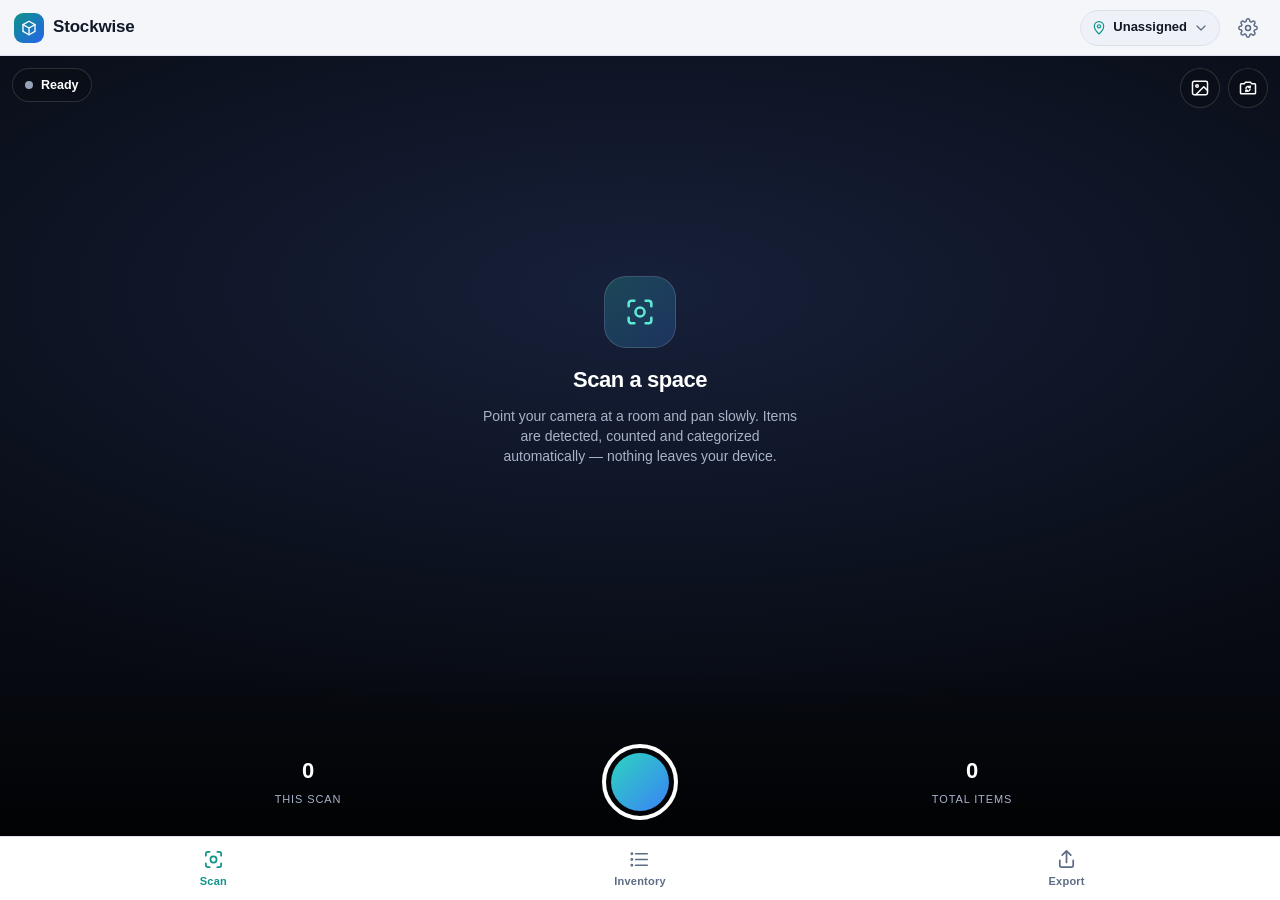
<file: inventory/index.html>
<!DOCTYPE html>
<html lang="en">
<head>
  <meta charset="UTF-8">
  <meta name="viewport" content="width=device-width, initial-scale=1, viewport-fit=cover">
  <meta name="theme-color" content="#0b0f17">
  <meta name="apple-mobile-web-app-capable" content="yes">
  <meta name="apple-mobile-web-app-status-bar-style" content="black-translucent">
  <meta name="apple-mobile-web-app-title" content="Stockwise">
  <meta name="description" content="Pan your phone camera around a room and get a categorized, exportable inventory. Runs entirely on your device.">
  <title>Stockwise — Camera Inventory</title>
  <link rel="manifest" href="manifest.webmanifest">
  <link rel="icon" href="icon.svg" type="image/svg+xml">
  <link rel="apple-touch-icon" href="icon.svg">
  <link rel="stylesheet" href="style.css">
</head>
<body>
  <svg width="0" height="0" style="position:absolute" aria-hidden="true">
    <defs>
      <symbol id="i-scan" viewBox="0 0 24 24"><path d="M4 8V6a2 2 0 0 1 2-2h2M16 4h2a2 2 0 0 1 2 2v2M20 16v2a2 2 0 0 1-2 2h-2M8 20H6a2 2 0 0 1-2-2v-2"/><circle cx="12" cy="12" r="3.2"/></symbol>
      <symbol id="i-list" viewBox="0 0 24 24"><path d="M8 6h12M8 12h12M8 18h12"/><circle cx="4" cy="6" r=".6"/><circle cx="4" cy="12" r=".6"/><circle cx="4" cy="18" r=".6"/></symbol>
      <symbol id="i-export" viewBox="0 0 24 24"><path d="M12 15V3M7.5 7.5 12 3l4.5 4.5M5 13v5a2 2 0 0 0 2 2h10a2 2 0 0 0 2-2v-5"/></symbol>
      <symbol id="i-gear" viewBox="0 0 24 24"><circle cx="12" cy="12" r="3"/><path d="M19.4 15a1.7 1.7 0 0 0 .3 1.8l.1.1a2 2 0 1 1-2.9 2.9l-.1-.1a1.7 1.7 0 0 0-2.8 1.2V21a2 2 0 1 1-4 0v-.1a1.7 1.7 0 0 0-2.8-1.2l-.1.1a2 2 0 1 1-2.9-2.9l.1-.1a1.7 1.7 0 0 0-1.2-2.8H3a2 2 0 1 1 0-4h.1a1.7 1.7 0 0 0 1.2-2.8l-.1-.1a2 2 0 1 1 2.9-2.9l.1.1a1.7 1.7 0 0 0 2.8-1.2V3a2 2 0 1 1 4 0v.1a1.7 1.7 0 0 0 2.8 1.2l.1-.1a2 2 0 1 1 2.9 2.9l-.1.1a1.7 1.7 0 0 0 1.2 2.8h.1a2 2 0 1 1 0 4h-.1a1.7 1.7 0 0 0-1.5 1z"/></symbol>
      <symbol id="i-flip" viewBox="0 0 24 24"><path d="M20 7h-3.5L15 5H9L7.5 7H4a1 1 0 0 0-1 1v10a1 1 0 0 0 1 1h16a1 1 0 0 0 1-1V8a1 1 0 0 0-1-1z"/><path d="M9.5 12.5a2.7 2.7 0 0 1 4.8-1.3M14.5 13.5a2.7 2.7 0 0 1-4.8 1.3M14.6 9.7v1.7h-1.7M9.4 16.3v-1.7h1.7"/></symbol>
      <symbol id="i-photo" viewBox="0 0 24 24"><rect x="3" y="4" width="18" height="16" rx="2"/><circle cx="8.5" cy="9.5" r="1.5"/><path d="m21 15-4.5-4.5L7 20"/></symbol>
      <symbol id="i-plus" viewBox="0 0 24 24"><path d="M12 5v14M5 12h14"/></symbol>
      <symbol id="i-minus" viewBox="0 0 24 24"><path d="M5 12h14"/></symbol>
      <symbol id="i-search" viewBox="0 0 24 24"><circle cx="11" cy="11" r="7"/><path d="m20 20-3.5-3.5"/></symbol>
      <symbol id="i-pin" viewBox="0 0 24 24"><path d="M12 21s7-6.1 7-11.5A7 7 0 0 0 5 9.500C5 14.9 12 21 12 21z"/><circle cx="12" cy="9.5" r="2.4"/></symbol>
      <symbol id="i-chev" viewBox="0 0 24 24"><path d="m6 9 6 6 6-6"/></symbol>
      <symbol id="i-csv" viewBox="0 0 24 24"><rect x="3" y="4" width="18" height="16" rx="2"/><path d="M3 10h18M3 15h18M9 4v16M15 4v16"/></symbol>
      <symbol id="i-doc" viewBox="0 0 24 24"><path d="M14 3H7a2 2 0 0 0-2 2v14a2 2 0 0 0 2 2h10a2 2 0 0 0 2-2V8z"/><path d="M14 3v5h5M9 13h6M9 17h6"/></symbol>
      <symbol id="i-code" viewBox="0 0 24 24"><path d="m8 8-4 4 4 4M16 8l4 4-4 4M13.500 5l-3 14"/></symbol>
      <symbol id="i-share" viewBox="0 0 24 24"><circle cx="6" cy="12" r="2.5"/><circle cx="18" cy="6" r="2.5"/><circle cx="18" cy="18" r="2.5"/><path d="m8.200 10.900 7.600-3.800M8.200 13.100l7.600 3.800"/></symbol>
      <symbol id="i-copy" viewBox="0 0 24 24"><rect x="8" y="8" width="12" height="12" rx="2"/><path d="M16 8V6a2 2 0 0 0-2-2H6a2 2 0 0 0-2 2v8a2 2 0 0 0 2 2h2"/></symbol>
      <symbol id="i-box" viewBox="0 0 24 24"><path d="m12 3 8 4.500v9L12 21l-8-4.500v-9z"/><path d="m4 7.500 8 4.500 8-4.500M12 12v9"/></symbol>
    </defs>
  </svg>

  <header class="topbar">
    <div class="brand">
      <span class="brand-mark"><svg class="ico"><use href="#i-box"/></svg></span>
      <span class="brand-name">Stockwise</span>
    </div>
    <button class="room-btn" id="roomBtn" aria-label="Change location">
      <svg class="ico"><use href="#i-pin"/></svg>
      <span id="roomLabel">Unassigned</span>
      <svg class="ico chev"><use href="#i-chev"/></svg>
    </button>
    <button class="icon-btn" id="settingsBtn" aria-label="Settings"><svg class="ico"><use href="#i-gear"/></svg></button>
  </header>

  <main>
    <!-- SCAN -->
    <section class="view active" id="view-scan" aria-label="Scan">
      <div class="stage" id="stage">
        <video id="video" playsinline muted autoplay></video>
        <canvas id="overlay"></canvas>
        <div class="reticle" aria-hidden="true"><i></i><i></i><i></i><i></i></div>

        <div class="stage-top">
          <div class="status" id="status"><span class="dot"></span><span id="statusText">Ready</span></div>
          <div class="stage-tools">
            <label class="glass-btn" aria-label="Scan a photo" title="Scan a photo">
              <svg class="ico"><use href="#i-photo"/></svg>
              <input type="file" id="photoInput" accept="image/*" hidden>
            </label>
            <button class="glass-btn" id="flipBtn" aria-label="Switch camera" title="Switch camera"><svg class="ico"><use href="#i-flip"/></svg></button>
          </div>
        </div>

        <div class="stage-empty" id="stageEmpty">
          <div class="empty-mark"><svg class="ico"><use href="#i-scan"/></svg></div>
          <h2>Scan a space</h2>
          <p>Point your camera at a room and pan slowly. Items are detected, counted and categorized automatically — nothing leaves your device.</p>
          <p class="err" id="camError" hidden></p>
        </div>

        <div class="stage-bottom">
          <div class="live" id="liveChips" aria-live="polite"></div>
          <div class="controls">
            <div class="stat"><b id="sessCount">0</b><span>this scan</span></div>
            <button class="shutter" id="scanBtn" aria-label="Start scanning"><span></span></button>
            <div class="stat"><b id="totalCount">0</b><span>total items</span></div>
          </div>
        </div>
      </div>
    </section>

    <!-- INVENTORY -->
    <section class="view" id="view-inventory" aria-label="Inventory">
      <div class="page">
        <div class="page-head">
          <div>
            <h1>Inventory</h1>
            <p class="sub" id="invSub">No items yet</p>
          </div>
          <button class="btn primary sm" id="addBtn"><svg class="ico"><use href="#i-plus"/></svg>Add item</button>
        </div>
        <div class="search">
          <svg class="ico"><use href="#i-search"/></svg>
          <input id="search" type="search" placeholder="Search items, categories, locations" autocomplete="off">
        </div>
        <div class="filters" id="filters"></div>
        <div id="invList"></div>
      </div>
    </section>

    <!-- EXPORT -->
    <section class="view" id="view-export" aria-label="Export">
      <div class="page">
        <div class="page-head"><div><h1>Export</h1><p class="sub">Summary and reports</p></div></div>
        <div class="kpis">
          <div class="kpi"><b id="kItems">0</b><span>Items</span></div>
          <div class="kpi"><b id="kTypes">0</b><span>Item types</span></div>
          <div class="kpi"><b id="kCats">0</b><span>Categories</span></div>
          <div class="kpi"><b id="kRooms">0</b><span>Locations</span></div>
        </div>
        <div class="card">
          <h3>By category</h3>
          <div id="breakdown" class="breakdown"></div>
        </div>
        <div class="card">
          <h3>Export inventory</h3>
          <div class="export-grid">
            <button class="export-btn" data-export="csv"><svg class="ico"><use href="#i-csv"/></svg><b>Spreadsheet</b><span>CSV for Excel / Sheets</span></button>
            <button class="export-btn" data-export="pdf"><svg class="ico"><use href="#i-doc"/></svg><b>PDF report</b><span>Print or save as PDF</span></button>
            <button class="export-btn" data-export="json"><svg class="ico"><use href="#i-code"/></svg><b>JSON</b><span>Full data backup</span></button>
            <button class="export-btn" data-export="share"><svg class="ico"><use href="#i-share"/></svg><b>Share</b><span>Send the spreadsheet</span></button>
          </div>
          <button class="btn ghost block" data-export="copy"><svg class="ico"><use href="#i-copy"/></svg>Copy summary as text</button>
        </div>
      </div>
    </section>
  </main>

  <nav class="tabbar" role="tablist">
    <button class="tab active" data-view="scan" role="tab"><svg class="ico"><use href="#i-scan"/></svg><span>Scan</span></button>
    <button class="tab" data-view="inventory" role="tab"><svg class="ico"><use href="#i-list"/></svg><span>Inventory</span><em class="badge" id="tabBadge" hidden>0</em></button>
    <button class="tab" data-view="export" role="tab"><svg class="ico"><use href="#i-export"/></svg><span>Export</span></button>
  </nav>

  <!-- Sheets -->
  <div class="scrim" id="scrim" hidden></div>

  <div class="sheet" id="itemSheet" hidden role="dialog" aria-modal="true" aria-labelledby="itemTitle">
    <div class="grab"></div>
    <h2 id="itemTitle">Edit item</h2>
    <form id="itemForm">
      <label>Name<input name="name" required maxlength="80" autocomplete="off"></label>
      <div class="row2">
        <label>Category<select name="category"></select></label>
        <label>Quantity<input name="qty" type="number" min="1" max="99999" inputmode="numeric" required></label>
      </div>
      <label>Location<input name="room" list="roomList" maxlength="40" autocomplete="off" placeholder="Unassigned"></label>
      <label>Notes<textarea name="notes" rows="2" maxlength="300" placeholder="Serial number, condition, value…"></textarea></label>
      <div class="sheet-actions">
        <button type="button" class="btn danger" id="itemDelete">Delete</button>
        <span class="spacer"></span>
        <button type="button" class="btn ghost" data-close>Cancel</button>
        <button type="submit" class="btn primary">Save</button>
      </div>
    </form>
  </div>

  <div class="sheet" id="roomSheet" hidden role="dialog" aria-modal="true" aria-labelledby="roomTitle">
    <div class="grab"></div>
    <h2 id="roomTitle">Location</h2>
    <p class="hint">New detections are filed under the selected location.</p>
    <div class="room-list" id="roomChoices"></div>
    <form id="roomForm" class="inline-form">
      <input name="room" placeholder="Add a location (e.g. Garage)" maxlength="40" autocomplete="off" required>
      <button class="btn primary" type="submit">Add</button>
    </form>
  </div>

  <div class="sheet" id="settingsSheet" hidden role="dialog" aria-modal="true" aria-labelledby="setTitle">
    <div class="grab"></div>
    <h2 id="setTitle">Settings</h2>
    <label class="setting">
      <span><b>Detection confidence</b><small>Higher = fewer false detections, may miss items</small></span>
      <output id="thrOut">55%</output>
      <input type="range" id="thr" min="30" max="90" step="5">
    </label>
    <label class="setting toggle">
      <span><b>Ignore people</b><small>Don't add people to the inventory</small></span>
      <input type="checkbox" id="ignorePeople">
    </label>
    <label class="setting toggle">
      <span><b>Ignore pets &amp; animals</b><small>Skip cats, dogs, birds, etc.</small></span>
      <input type="checkbox" id="ignoreAnimals">
    </label>
    <label class="setting toggle">
      <span><b>Higher accuracy model</b><small>Slower; larger one-time download</small></span>
      <input type="checkbox" id="hiAcc">
    </label>
    <div class="sheet-actions">
      <button class="btn danger" id="clearAll">Clear inventory</button>
      <span class="spacer"></span>
      <button class="btn primary" data-close>Done</button>
    </div>
    <p class="hint fine">Detection runs on your device. No video, images or inventory data are uploaded.</p>
  </div>

  <datalist id="roomList"></datalist>
  <div class="toast" id="toast" role="status" aria-live="polite"></div>
  <div id="printArea" aria-hidden="true"></div>

  <script src="app.js" defer></script>
</body>
</html>
</file>
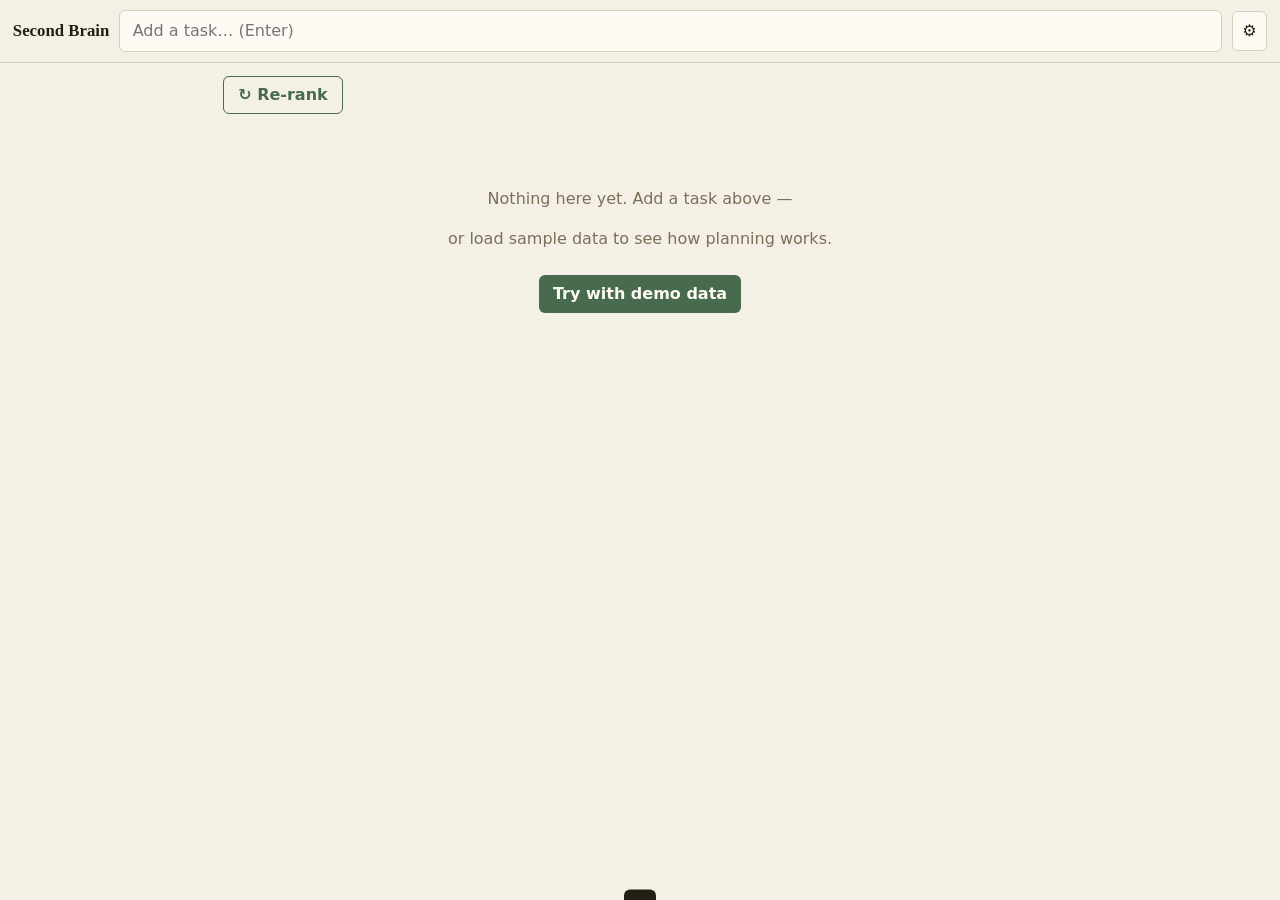
<file: secondbrain/index.html>
<!doctype html>
<html lang="en" data-theme="ledger" data-scheme="auto" data-mode="basic">
<head>
<meta charset="utf-8">
<meta name="viewport" content="width=device-width, initial-scale=1, viewport-fit=cover">
<title>Second Brain</title>
<meta name="description" content="What should I do right now? A self-improving daily life operating system.">
<meta name="theme-color" content="#f5f0e6">
<link rel="manifest" href="manifest.webmanifest">
<link rel="icon" href="icons/icon.svg" type="image/svg+xml">
<link rel="apple-touch-icon" href="icons/icon-192.png">
<link rel="stylesheet" href="css/themes.css">
<link rel="stylesheet" href="css/app.css">
<script type="module" src="js/app.js"></script>
</head>
<body>

<header>
  <div class="brand">Second Brain</div>
  <form id="capture" autocomplete="off">
    <input type="text" name="task" placeholder="Add a task… (Enter)" aria-label="Add a task" enterkeyhint="done">
  </form>
  <button id="gear" aria-label="Settings" title="Settings">⚙︎</button>
</header>

<main>
  <div id="cards"></div>
  <nav id="toolbar" aria-label="Planning and layout"></nav>
  <div id="view"></div>
</main>

<dialog id="settings" aria-label="Settings">
  <div class="settings-head">
    <h2>Settings</h2>
    <button id="settings-close" class="ghostbtn">Close</button>
  </div>

  <label for="set-mode">Mode</label>
  <select id="set-mode">
    <option value="basic">Basic — quick-add + today's list, nothing else</option>
    <option value="advanced">Advanced — integrations, layouts, analytics, retro</option>
  </select>

  <div class="switchrow">
    <input type="checkbox" id="set-demo">
    <label for="set-demo">Demo mode — sample vault + Jira data, mock intelligence, zero credentials</label>
  </div>

  <div data-adv>
    <h3>Appearance</h3>
    <label for="set-theme">Theme</label>
    <select id="set-theme">
      <option value="ledger">Ledger — paper day-book</option>
      <option value="terminal">Terminal — phosphor console</option>
      <option value="signal">Signal — Swiss poster</option>
      <option value="tide">Tide — coastal dusk</option>
      <option value="clay">Clay — terracotta workshop</option>
    </select>
    <label for="set-scheme">Light / dark</label>
    <select id="set-scheme">
      <option value="auto">Follow system</option>
      <option value="light">Light</option>
      <option value="dark">Dark</option>
    </select>
    <label for="set-layout">Layout</label>
    <select id="set-layout">
      <option value="focus">Focus — one task at a time</option>
      <option value="list">List — classic ranked list</option>
      <option value="board">Board — Now / Next / Later / Done</option>
      <option value="timeline">Timeline — your day as an agenda</option>
      <option value="dashboard">Dashboard — stats + top three</option>
    </select>

    <h3>Intelligence (Claude API)</h3>
    <label for="set-apikey">Claude API key</label>
    <input type="password" id="set-apikey" placeholder="sk-ant-…" autocomplete="off">
    <label for="set-model">Model</label>
    <select id="set-model">
      <option value="claude-opus-4-8">Claude Opus 4.8 — recommended default</option>
      <option value="claude-fable-5">Claude Fable 5 — maximum intelligence (needs 30-day data retention on your org)</option>
      <option value="claude-haiku-4-5">Claude Haiku 4.5 — economy</option>
    </select>
    <p class="hint">Your key is stored only in this browser's localStorage and sent only to api.anthropic.com. Without a key, ranking falls back to a built-in heuristic.</p>

    <h3>Obsidian vault (Google Drive)</h3>
    <label for="set-clientid">Google OAuth client ID</label>
    <input type="text" id="set-clientid" placeholder="xxxxx.apps.googleusercontent.com" autocomplete="off">
    <div class="row">
      <button id="btn-drive-connect" class="primary" type="button">Connect Drive</button>
      <button id="btn-vault-sync" class="ghostbtn" type="button">Sync vault now</button>
      <span class="hint">status: <span id="drive-status">not connected</span></span>
    </div>
    <p class="hint">Finds your <code>2026 Vault</code> folder anywhere in Google Drive and reads tasks from Daily/, Daily_Tasks.md, 📥 Jira Inbox.md, and 📥 Inbox.md; writes completions and new tasks back in Obsidian markdown. Uses the full Drive scope because it must read pre-existing vault files — the token stays in this tab and is refreshed silently on sync. Memory file: <code>Second Brain/memory.md</code> (<span id="mem-count">0</span> lessons, localStorage fallback when disconnected).</p>

    <h3>Jira Cloud</h3>
    <label for="set-jira-site">Site URL</label>
    <input type="url" id="set-jira-site" placeholder="https://yourteam.atlassian.net" autocomplete="off">
    <label for="set-jira-email">Email</label>
    <input type="text" id="set-jira-email" autocomplete="off">
    <label for="set-jira-token">API token</label>
    <input type="password" id="set-jira-token" autocomplete="off">
    <label for="set-jira-transport">Transport</label>
    <select id="set-jira-transport">
      <option value="demo">Demo — sample issues, no credentials</option>
      <option value="proxy">Proxy — tiny Cloudflare Worker (recommended, see README)</option>
      <option value="direct">Direct — honest warning: Jira Cloud blocks browser CORS for API tokens, this usually fails</option>
    </select>
    <label for="set-jira-proxy">Proxy URL (for proxy transport)</label>
    <input type="url" id="set-jira-proxy" placeholder="https://your-worker.workers.dev" autocomplete="off">
    <div class="row">
      <button id="btn-jira-sync" class="primary" type="button">Sync Jira now</button>
    </div>
    <p class="hint">Credentials live only in this browser's localStorage. The proxy forwards your requests to your Jira site and holds no secrets of its own.</p>

    <h3>Self-improvement</h3>
    <div class="row">
      <button id="btn-retro-now" class="ghostbtn" type="button">Run weekly retrospective now</button>
    </div>
    <p class="hint">The app logs estimated vs. actual time on every completion, feeds your patterns into planning, keeps a memory file of lessons, and proposes improvements to its own weights once a week.</p>
  </div>

  <h3>Data</h3>
  <div class="row danger-zone">
    <button id="btn-reset" class="ghostbtn" type="button">Erase all local data</button>
  </div>
</dialog>

<div id="toast" role="status" aria-live="polite"></div>

<noscript>Second Brain needs JavaScript — it runs entirely in your browser.</noscript>
</body>
</html>
</file>
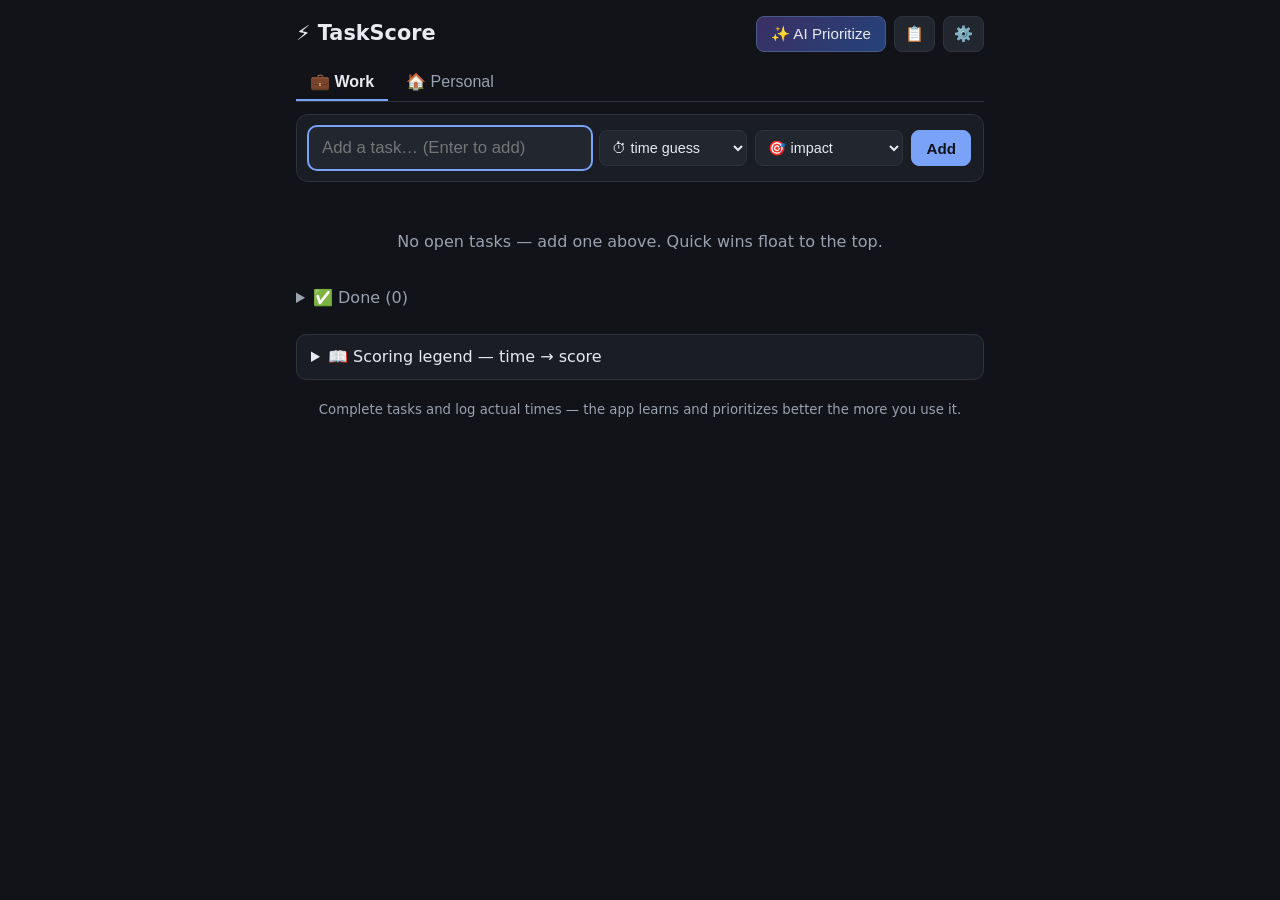
<file: tasks/index.html>
<!DOCTYPE html>
<html lang="en">
<head>
  <meta charset="UTF-8">
  <meta name="viewport" content="width=device-width, initial-scale=1">
  <meta name="theme-color" content="#111318">
  <title>TaskScore — Bang for the Buck Task List</title>
  <link rel="manifest" href="manifest.json">
  <link rel="icon" href="data:image/svg+xml,<svg xmlns=%22http://www.w3.org/2000/svg%22 viewBox=%220 0 100 100%22><text y=%22.9em%22 font-size=%2290%22>⚡</text></svg>">
  <link rel="stylesheet" href="style.css">
</head>
<body>
  <header class="app-header">
    <div class="header-row">
      <h1>⚡ TaskScore</h1>
      <div class="header-actions">
        <button id="ai-btn" class="btn btn-ai" title="Use AI to prioritize your list">✨ AI Prioritize</button>
        <button id="export-btn" class="btn btn-icon" title="Copy list as Markdown (Obsidian-friendly)" aria-label="Export as Markdown">📋</button>
        <button id="settings-btn" class="btn btn-icon" title="Settings" aria-label="Settings">⚙️</button>
      </div>
    </div>
    <nav class="tabs" role="tablist">
      <button class="tab" data-section="work" role="tab">💼 Work</button>
      <button class="tab" data-section="personal" role="tab">🏠 Personal</button>
    </nav>
  </header>

  <main>
    <form id="quick-add" autocomplete="off">
      <input id="new-title" type="text" placeholder="Add a task… (Enter to add)" required maxlength="300">
      <div class="quick-add-extras">
        <select id="new-score" title="Optional: your guess at how long this will take">
          <option value="">⏱ time guess</option>
        </select>
        <select id="new-impact" title="Optional: how much impact will completing this have?">
          <option value="">🎯 impact</option>
          <option value="1">🎯 1 · minor</option>
          <option value="2">🎯 2</option>
          <option value="3">🎯 3 · moderate</option>
          <option value="4">🎯 4</option>
          <option value="5">🎯 5 · huge</option>
        </select>
        <button type="submit" class="btn btn-primary">Add</button>
      </div>
    </form>

    <div id="stale-notice" class="notice" hidden>
      List changed since the last AI prioritization — order shown uses the built-in formula.
      <button id="stale-rerun" class="link-btn">Re-run AI</button>
    </div>

    <ul id="task-list" class="task-list"></ul>
    <p id="empty-msg" class="empty-msg" hidden>No open tasks — add one above. Quick wins float to the top.</p>

    <details id="done-section" class="done-section">
      <summary>✅ Done (<span id="done-count">0</span>)</summary>
      <ul id="done-list" class="task-list done-list"></ul>
    </details>

    <details class="legend">
      <summary>📖 Scoring legend — time → score</summary>
      <table>
        <thead><tr><th>Time</th><th>Score</th></tr></thead>
        <tbody id="legend-body"></tbody>
      </table>
      <p class="legend-note">Priority = impact ÷ time score. High-impact quick tasks rise to the top — the most bang for the buck.</p>
    </details>

    <footer id="stats" class="stats"></footer>
  </main>

  <dialog id="settings-dialog">
    <form method="dialog" class="settings-form">
      <h2>Settings</h2>
      <p id="settings-hint" class="settings-hint" hidden>
        ✨ AI features (smart prioritization, follow-up questions, automation suggestions) need a Claude API key.
        The app works fully without one using the built-in formula.
      </p>
      <label>
        Claude API key
        <input id="api-key" type="password" placeholder="sk-ant-…" autocomplete="off">
        <small>Stored only in this browser (localStorage). Never sent anywhere except api.anthropic.com. Get one at console.anthropic.com.</small>
      </label>
      <label>
        AI model
        <select id="model-select">
          <option value="claude-opus-4-8">Claude Opus 4.8 — best quality (default)</option>
          <option value="claude-sonnet-5">Claude Sonnet 5 — balanced</option>
          <option value="claude-haiku-4-5">Claude Haiku 4.5 — cheapest</option>
        </select>
      </label>
      <div class="settings-actions">
        <button value="save" class="btn btn-primary">Save</button>
        <button value="cancel" class="btn">Cancel</button>
      </div>
      <hr>
      <button type="button" id="clear-data" class="btn btn-danger">Clear all app data…</button>
    </form>
  </dialog>

  <div id="toast" class="toast" hidden></div>

  <script src="app.js"></script>
</body>
</html>
</file>
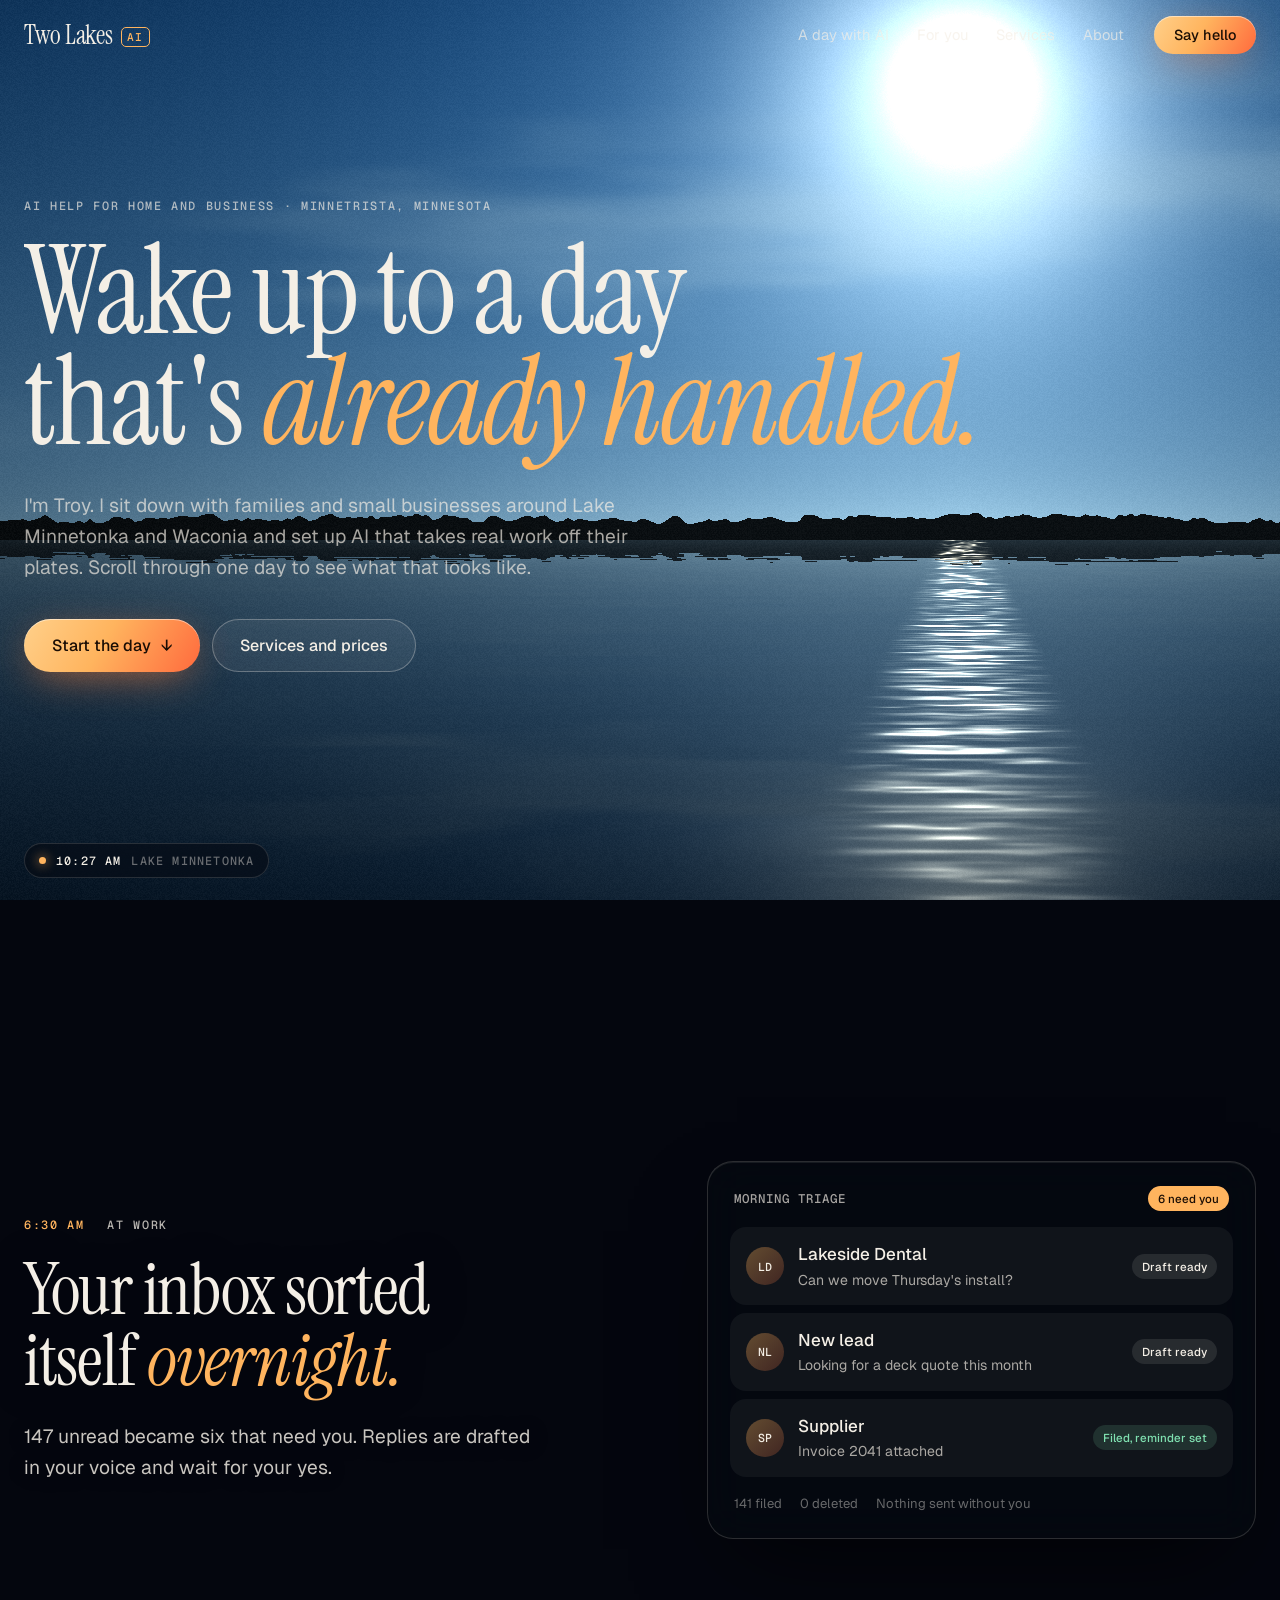
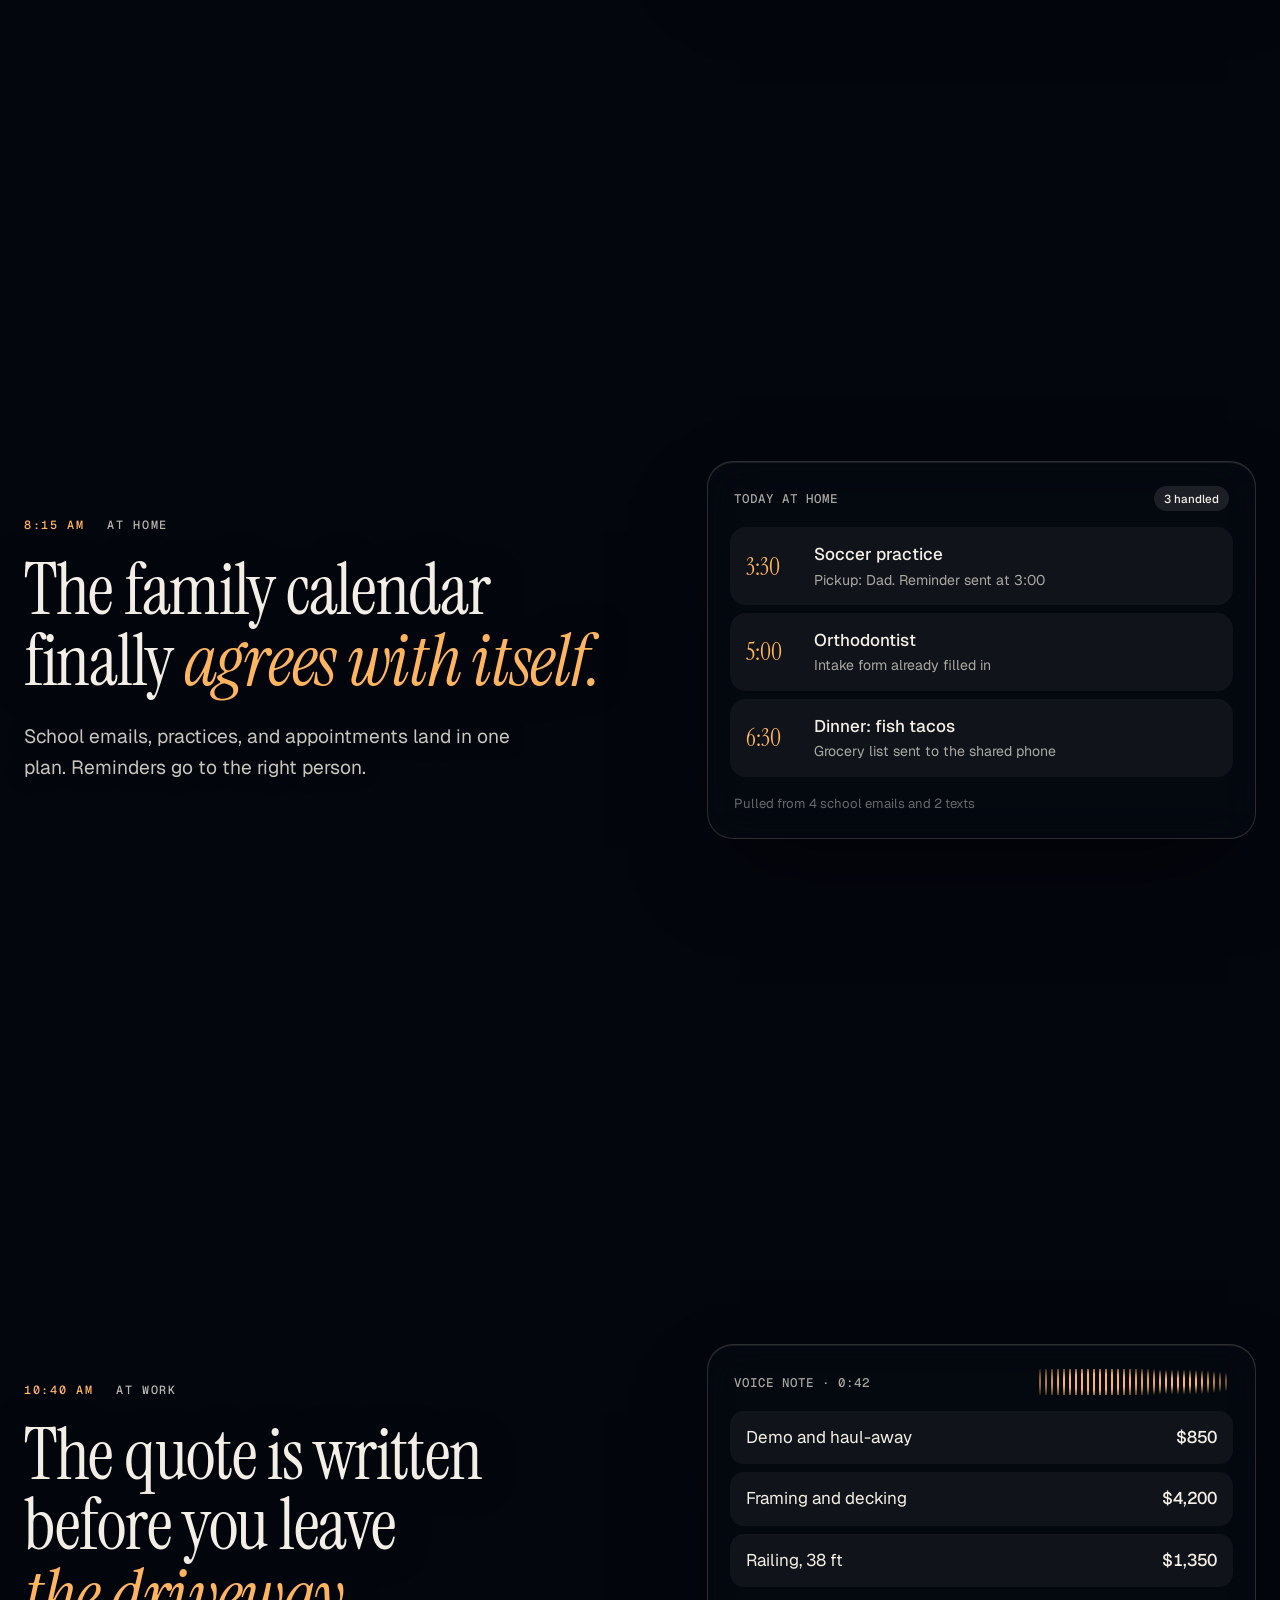
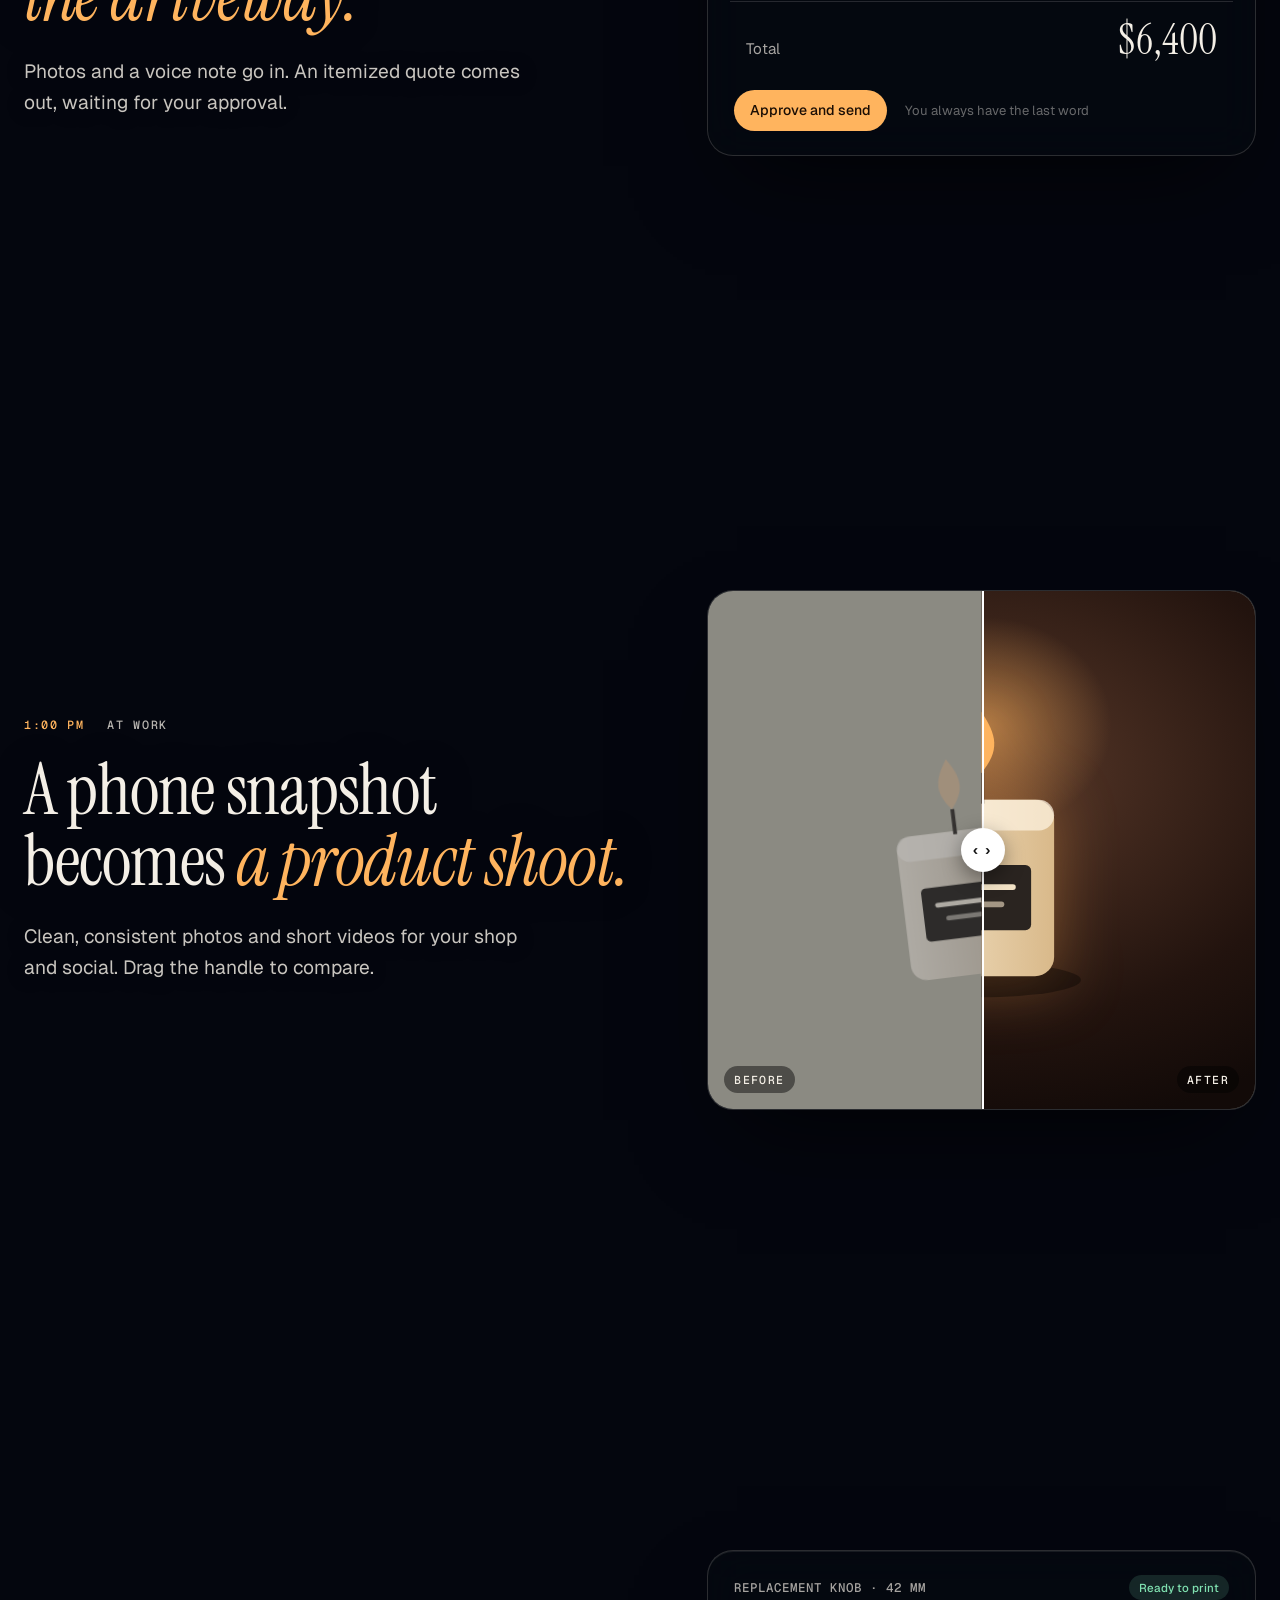
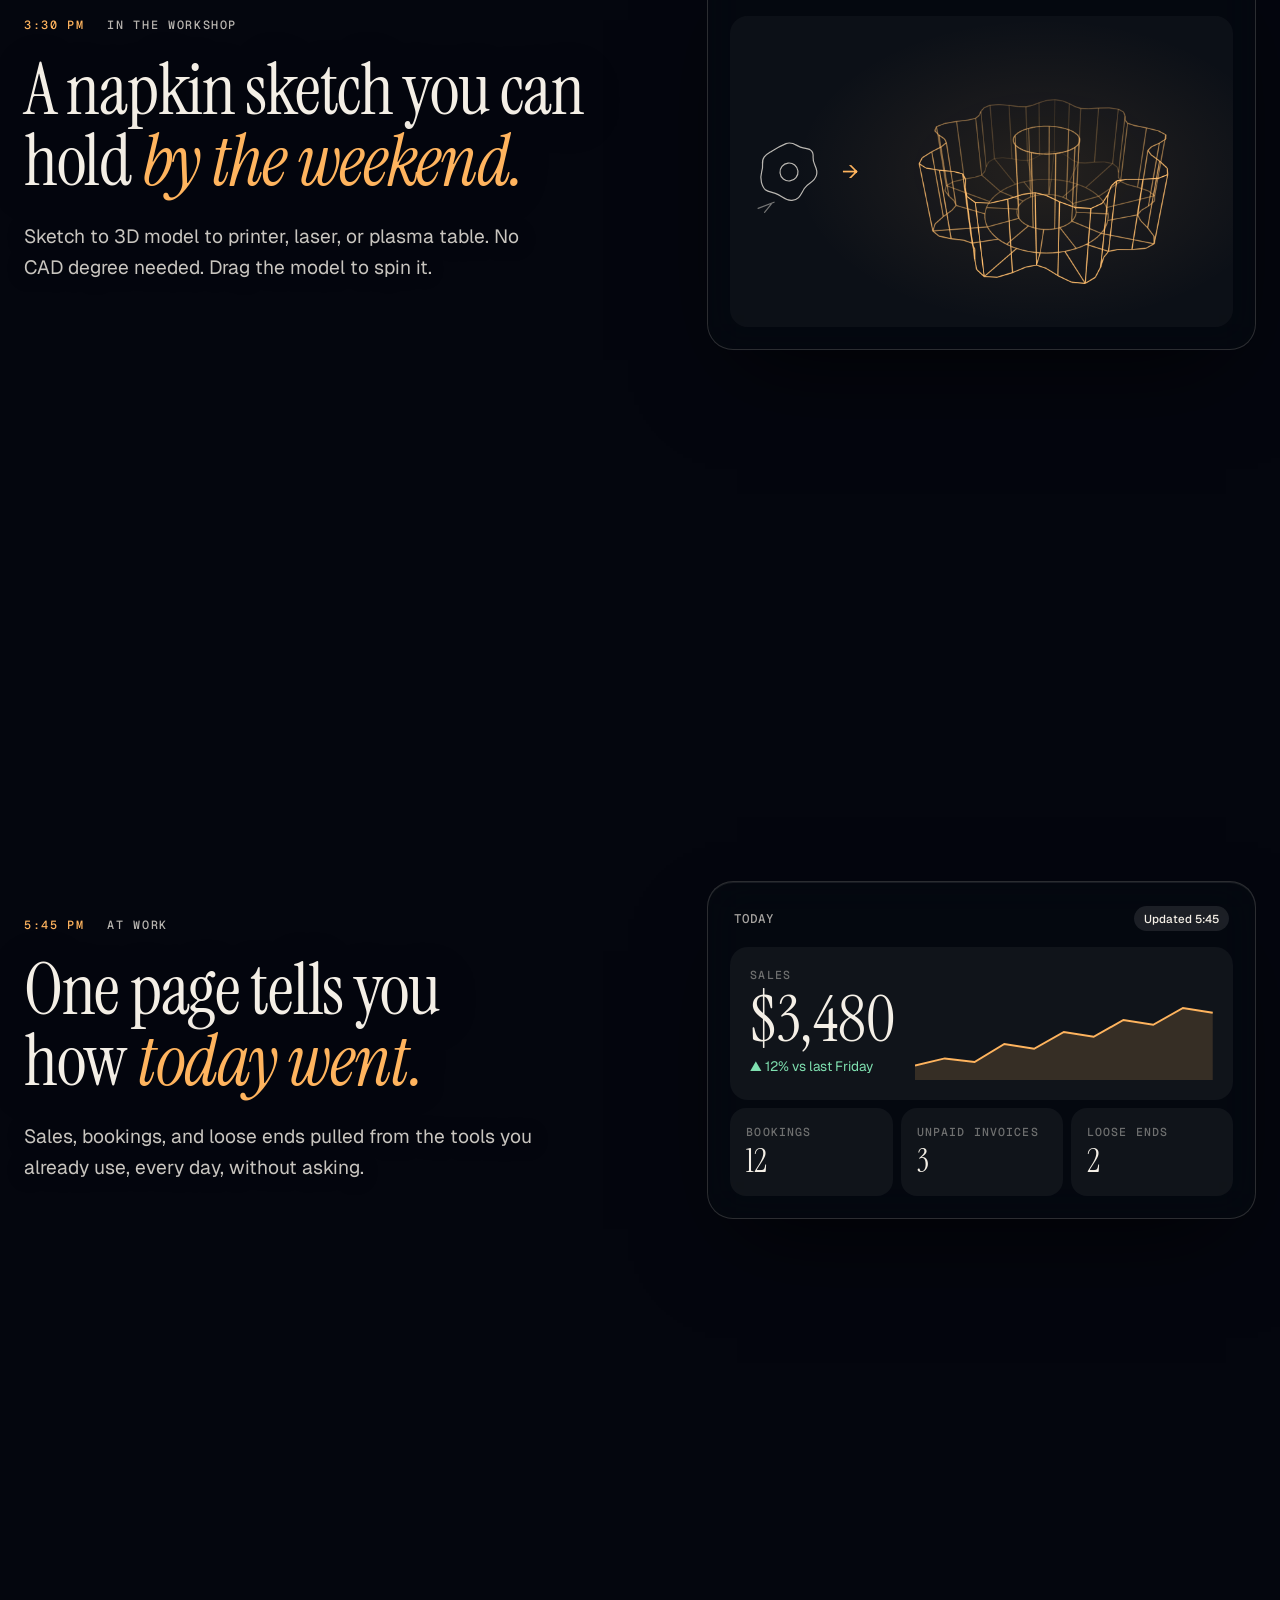
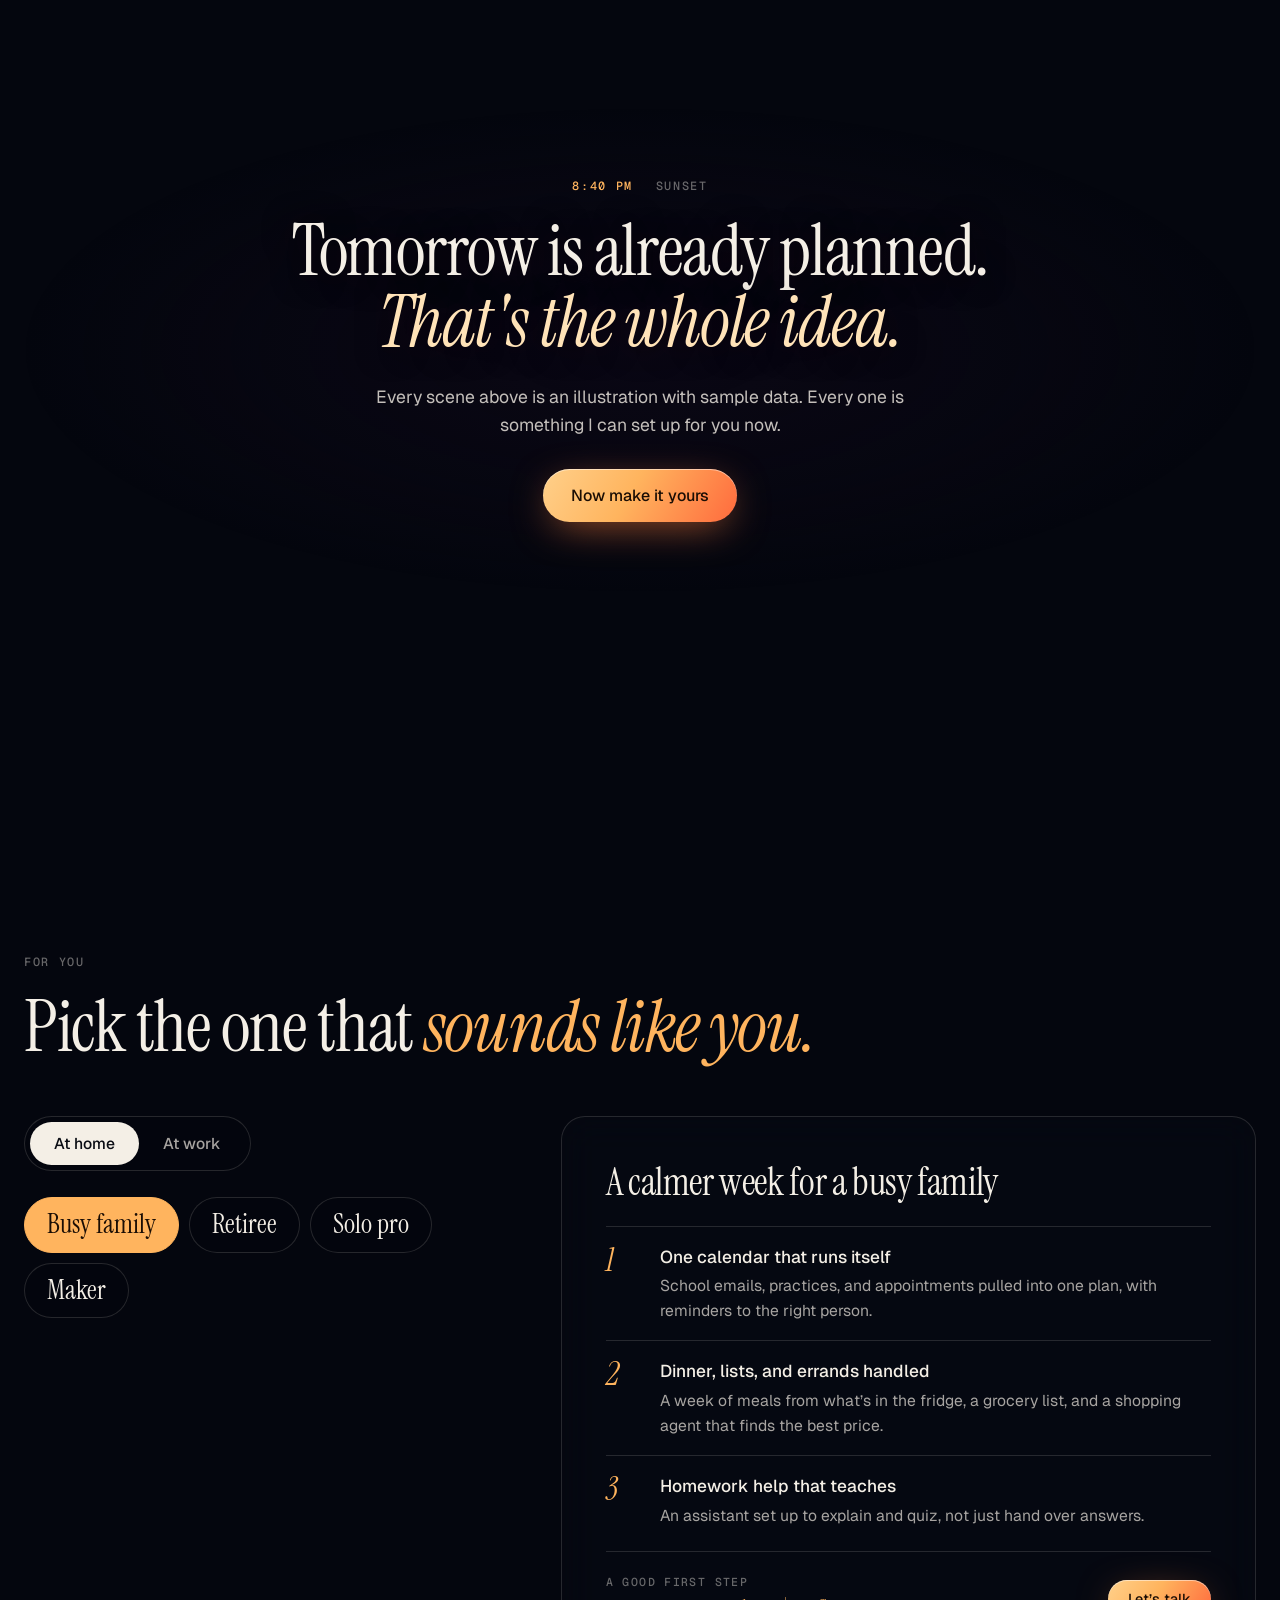
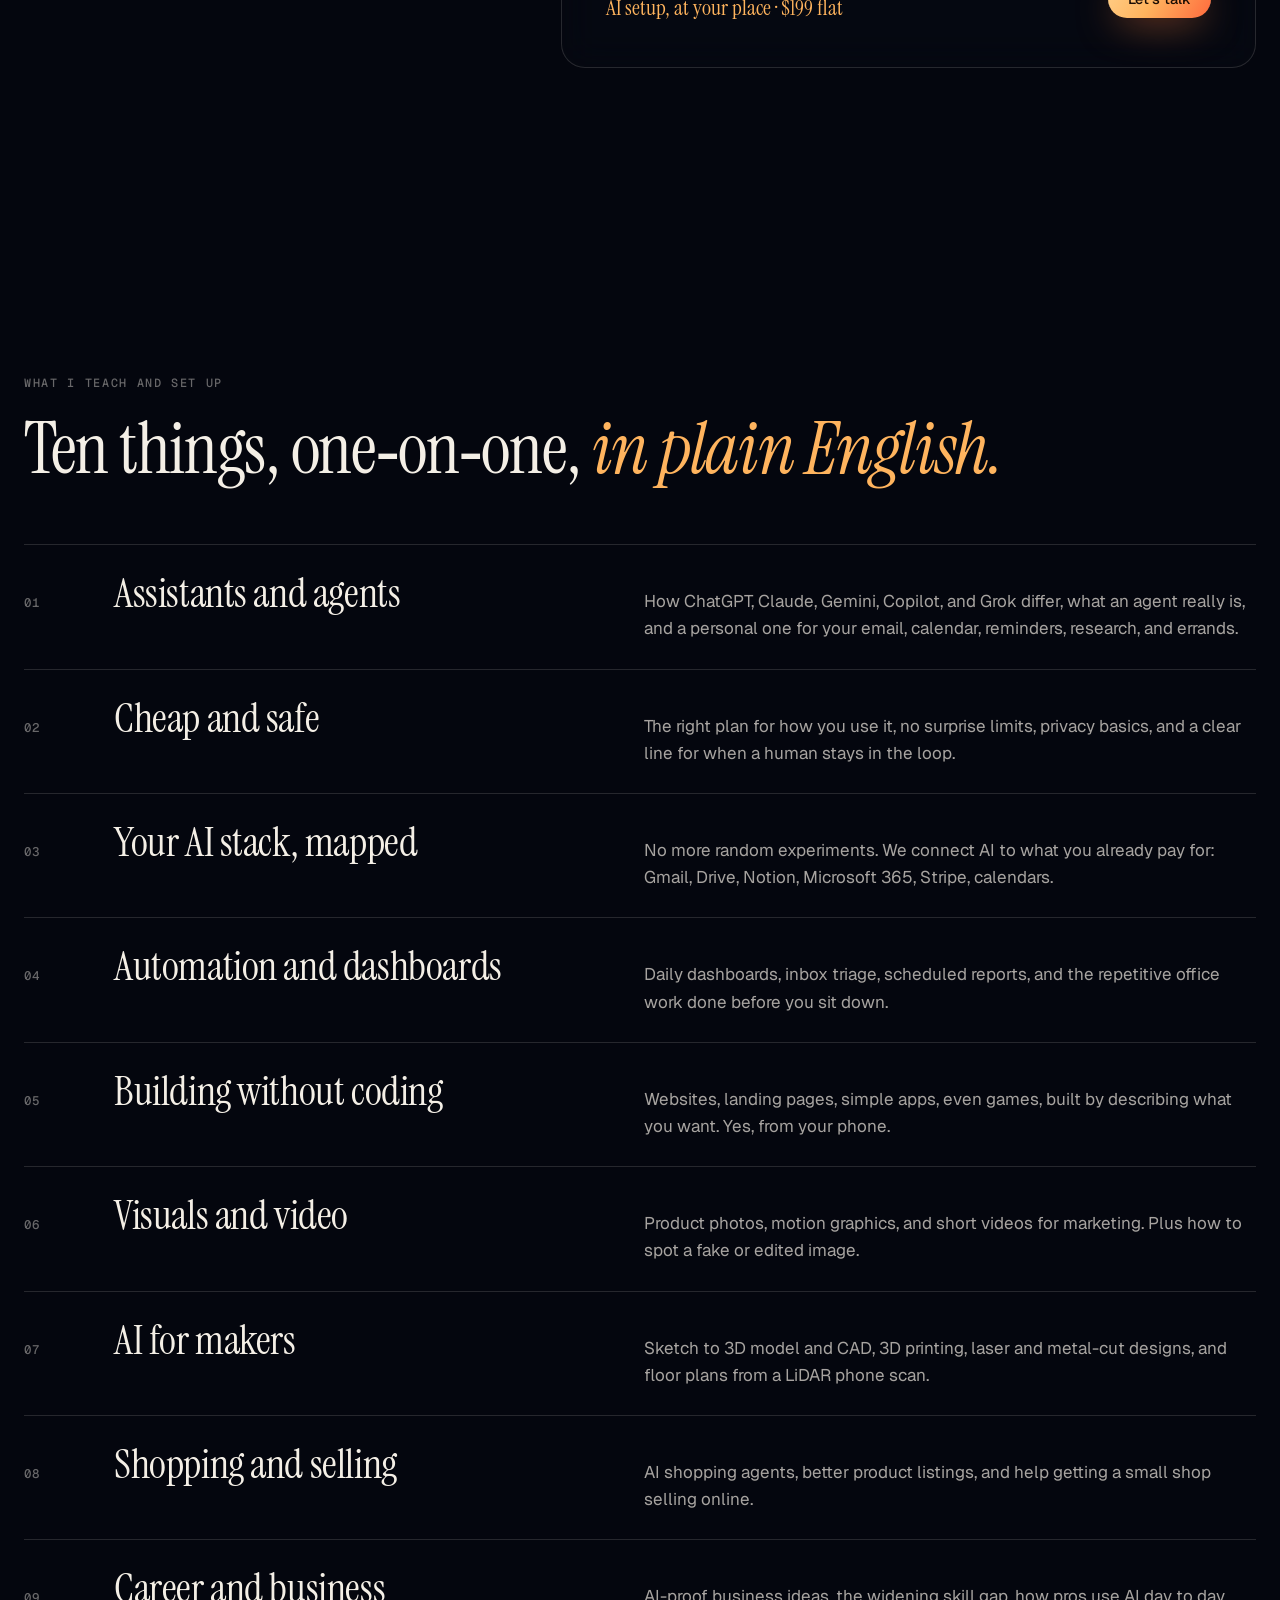
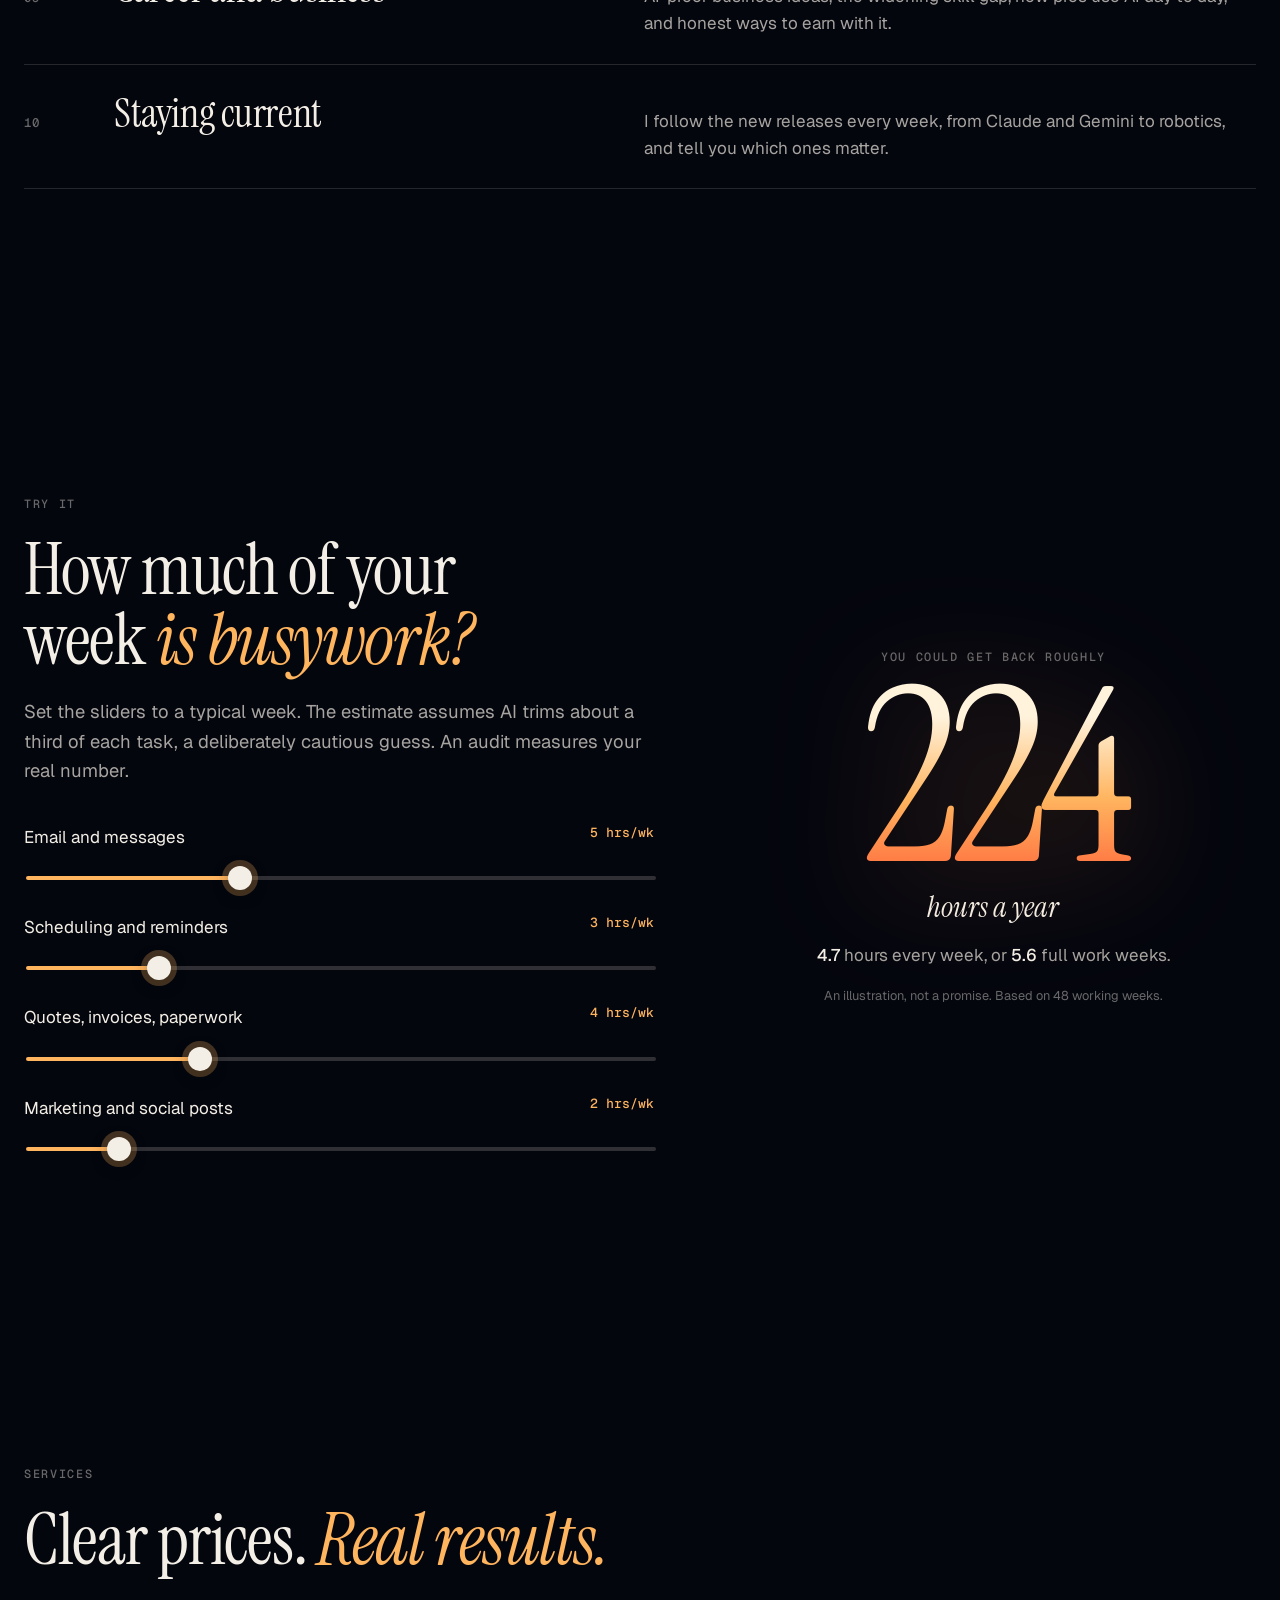
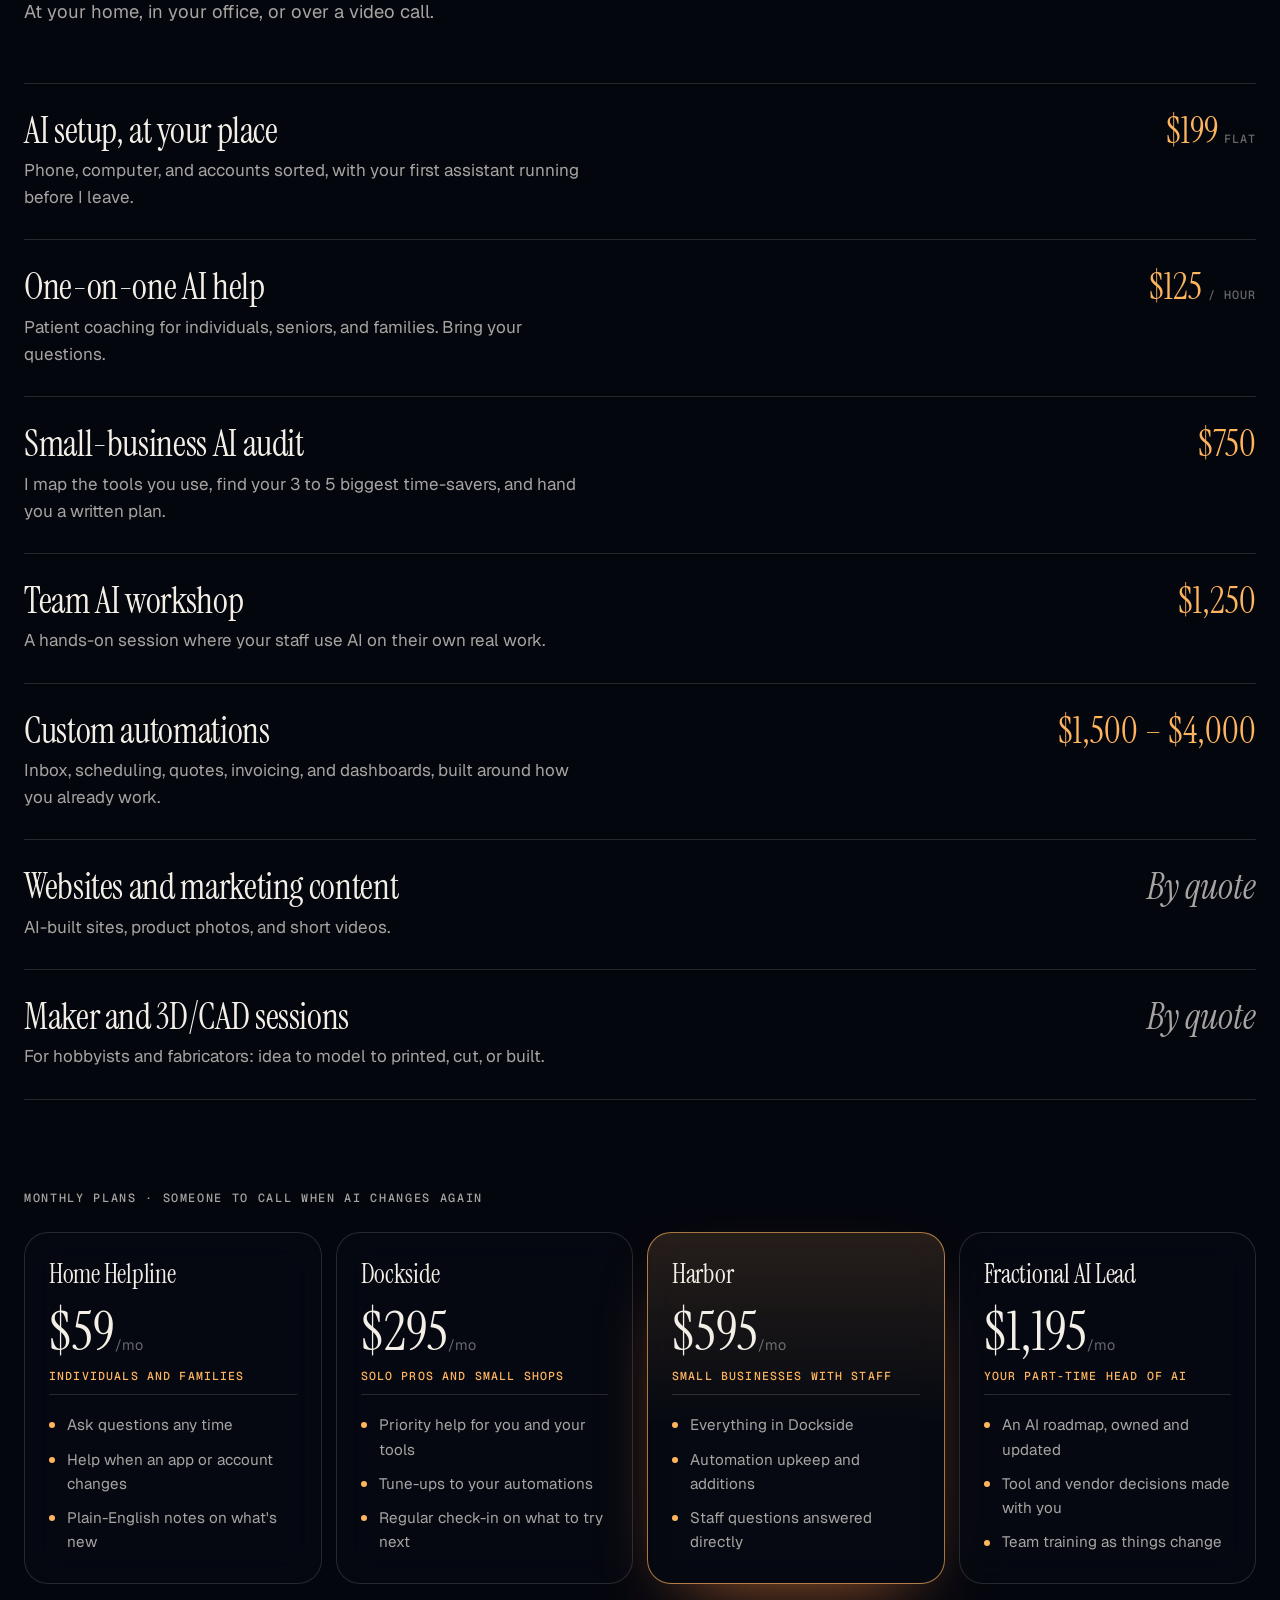
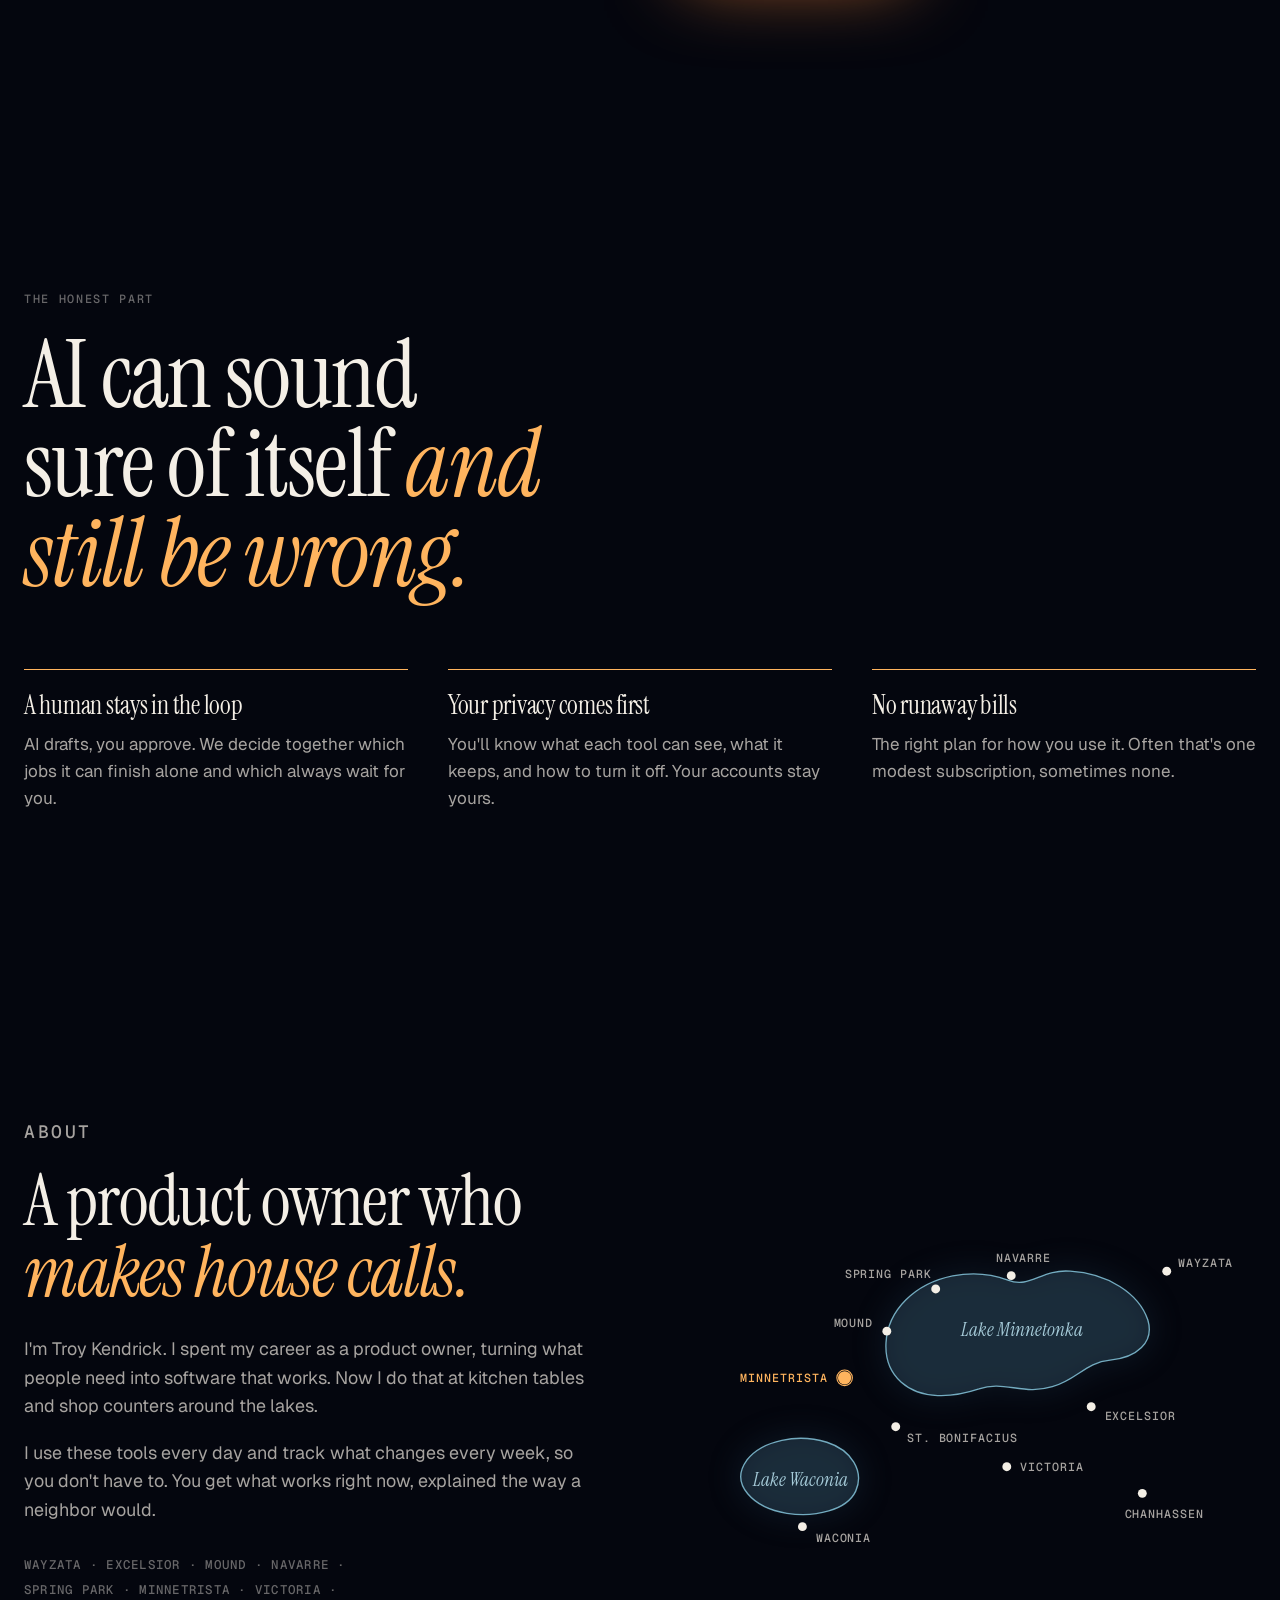
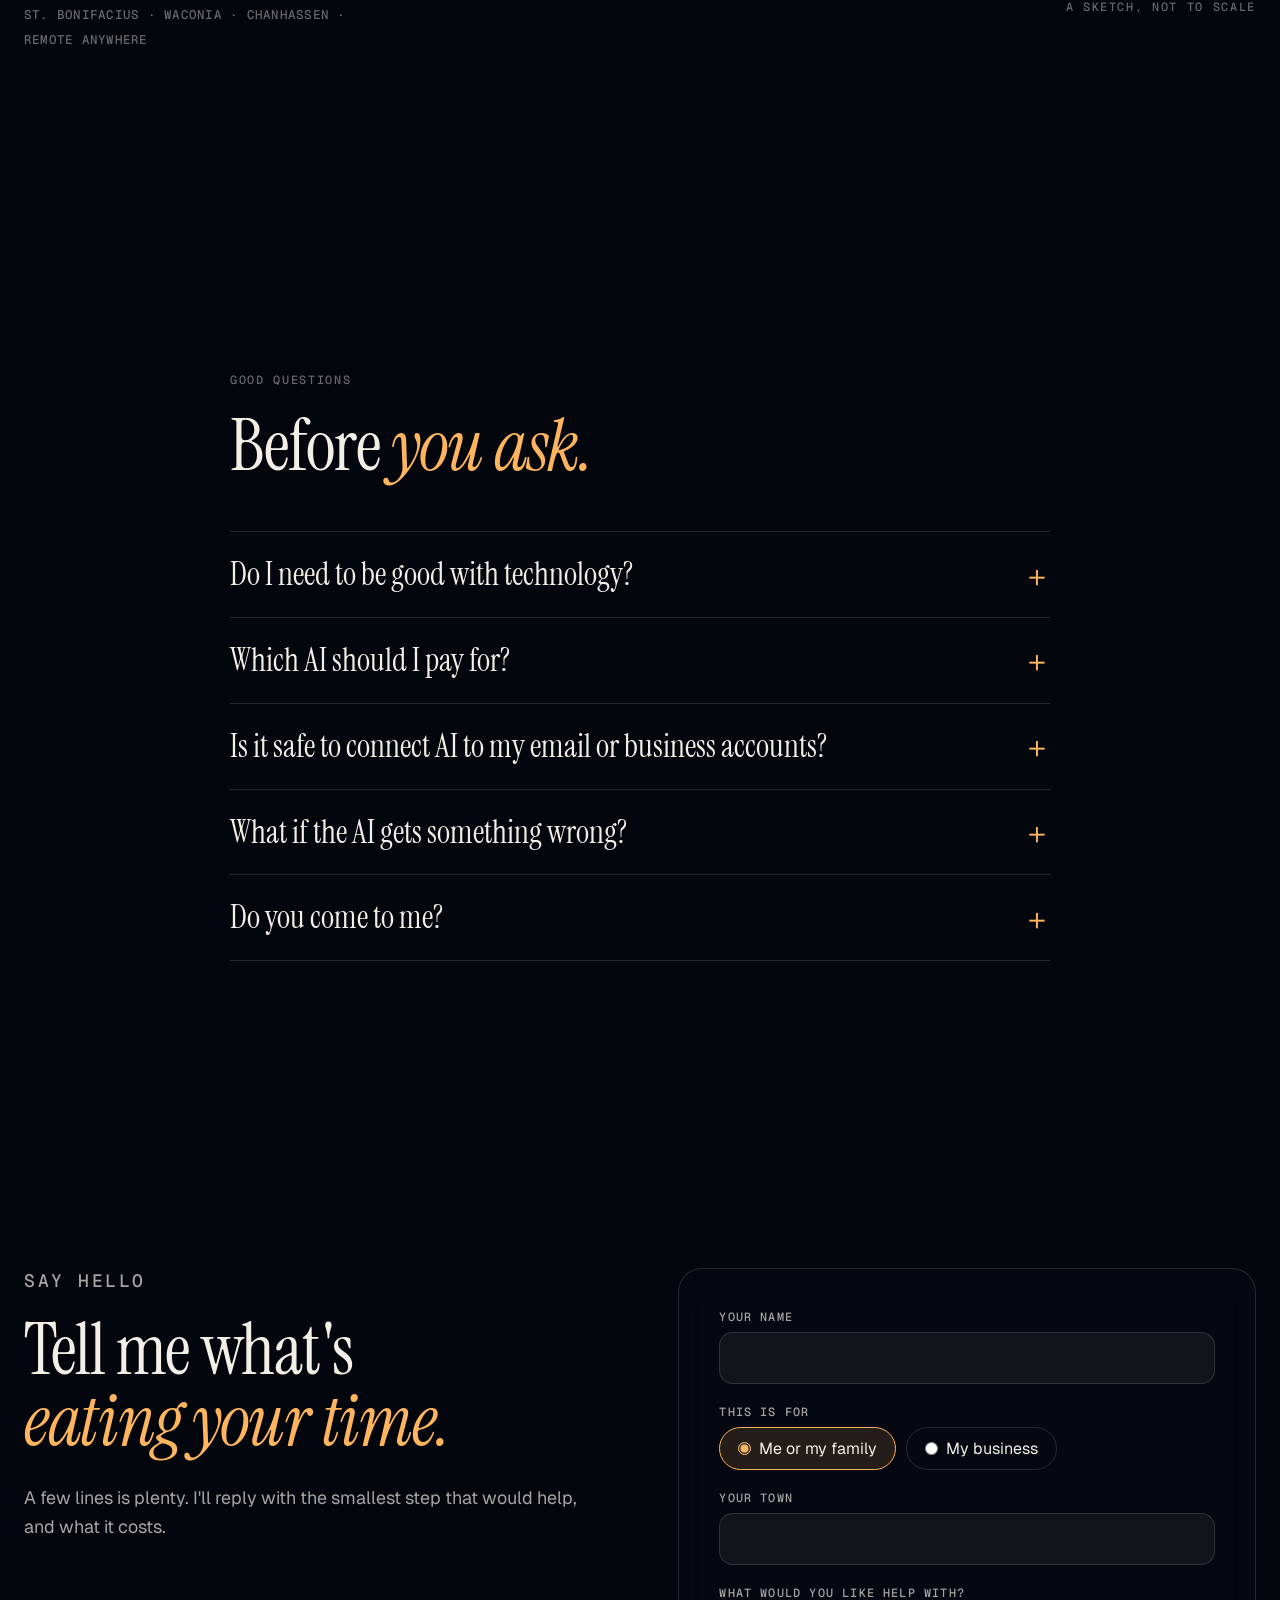
<file: twolakes/index.html>
<!doctype html>
<html lang="en">
<head>
<meta charset="utf-8">
<meta name="viewport" content="width=device-width, initial-scale=1">
<title>Two Lakes AI · A day with AI, on the lake</title>
<meta name="description" content="Hands-on AI help for families and small businesses around Lake Minnetonka and Waconia. Scroll through a day and see what's possible.">
<meta name="theme-color" content="#04060e">
<meta property="og:title" content="Two Lakes AI">
<meta property="og:description" content="Wake up to a day that's already handled. Friendly AI help, in person and remote.">
<meta property="og:type" content="website">
<link rel="icon" href="favicon.svg" type="image/svg+xml">
<link rel="preconnect" href="https://fonts.googleapis.com">
<link rel="preconnect" href="https://fonts.gstatic.com" crossorigin>
<link href="https://fonts.googleapis.com/css2?family=Geist:wght@300;400;500;600&family=Geist+Mono:wght@400;500&family=Instrument+Serif:ital@0;1&display=swap" rel="stylesheet">
<link rel="stylesheet" href="style.css">
</head>
<body>
<canvas id="scene" aria-hidden="true"></canvas>
<a class="skip" href="#day">Skip to content</a>

<header class="nav" id="nav">
  <a class="brand" href="#top" aria-label="Two Lakes AI, home"><span>Two Lakes</span><i>AI</i></a>
  <nav aria-label="Main">
    <a href="#day">A day with AI</a>
    <a href="#yours">For you</a>
    <a href="#services">Services</a>
    <a href="#about">About</a>
  </nav>
  <a class="btn btn-s" href="#contact">Say hello</a>
</header>

<div class="clock" aria-hidden="true"><span class="dot"></span><span id="clock">5:30 AM</span><span class="where">Lake Minnetonka</span></div>

<main id="top">

<section class="hero" data-hour="5.5" data-dim="0" data-scrim=".5">
  <div class="wrap">
    <p class="mono rise" style="--d:0">AI help for home and business · Minnetrista, Minnesota</p>
    <h1>
      <span class="line"><span style="--d:1">Wake up to a day</span></span>
      <span class="line"><span style="--d:2">that's <em>already handled.</em></span></span>
    </h1>
    <p class="lede rise" style="--d:4">I'm Troy. I sit down with families and small businesses around Lake Minnetonka and Waconia and set up AI that takes real work off their plates. Scroll through one day to see what that looks like.</p>
    <div class="cta rise" style="--d:5">
      <a class="btn" href="#day">Start the day <span aria-hidden="true">↓</span></a>
      <a class="btn btn-ghost" href="#services">Services and prices</a>
    </div>
  </div>
</section>

<!-- THE DAY -->
<div id="day">

<section class="moment" data-hour="6.5" data-dim=".1" data-scrim=".7">
  <div class="wrap grid">
    <div class="say" data-reveal>
      <p class="mono"><b>6:30 AM</b> At work</p>
      <h2>Your inbox sorted itself <em>overnight.</em></h2>
      <p>147 unread became six that need you. Replies are drafted in your voice and wait for your yes.</p>
    </div>
    <div class="mock" data-reveal>
      <div class="mock-top"><span>Morning triage</span><span class="pill amber">6 need you</span></div>
      <ul class="rows">
        <li><i class="av">LD</i><div><b>Lakeside Dental</b><span>Can we move Thursday's install?</span></div><span class="pill">Draft ready</span></li>
        <li><i class="av">NL</i><div><b>New lead</b><span>Looking for a deck quote this month</span></div><span class="pill">Draft ready</span></li>
        <li><i class="av">SP</i><div><b>Supplier</b><span>Invoice 2041 attached</span></div><span class="pill ok">Filed, reminder set</span></li>
      </ul>
      <div class="mock-foot"><span>141 filed</span><span>0 deleted</span><span>Nothing sent without you</span></div>
    </div>
  </div>
</section>

<section class="moment" data-hour="8.25" data-dim=".12" data-scrim=".8">
  <div class="wrap grid">
    <div class="say" data-reveal>
      <p class="mono"><b>8:15 AM</b> At home</p>
      <h2>The family calendar finally <em>agrees with itself.</em></h2>
      <p>School emails, practices, and appointments land in one plan. Reminders go to the right person.</p>
    </div>
    <div class="mock" data-reveal>
      <div class="mock-top"><span>Today at home</span><span class="pill">3 handled</span></div>
      <ul class="rows cal">
        <li><time>3:30</time><div><b>Soccer practice</b><span>Pickup: Dad. Reminder sent at 3:00</span></div></li>
        <li><time>5:00</time><div><b>Orthodontist</b><span>Intake form already filled in</span></div></li>
        <li><time>6:30</time><div><b>Dinner: fish tacos</b><span>Grocery list sent to the shared phone</span></div></li>
      </ul>
      <div class="mock-foot"><span>Pulled from 4 school emails and 2 texts</span></div>
    </div>
  </div>
</section>

<section class="moment" data-hour="10.7" data-dim=".14" data-scrim=".85">
  <div class="wrap grid">
    <div class="say" data-reveal>
      <p class="mono"><b>10:40 AM</b> At work</p>
      <h2>The quote is written before you leave <em>the driveway.</em></h2>
      <p>Photos and a voice note go in. An itemized quote comes out, waiting for your approval.</p>
    </div>
    <div class="mock" data-reveal>
      <div class="mock-top"><span>Voice note · 0:42</span><span class="wave" aria-hidden="true"></span></div>
      <ul class="quote">
        <li><span>Demo and haul-away</span><b>$850</b></li>
        <li><span>Framing and decking</span><b>$4,200</b></li>
        <li><span>Railing, 38 ft</span><b>$1,350</b></li>
        <li class="total"><span>Total</span><b>$6,400</b></li>
      </ul>
      <div class="mock-foot"><span class="fake-btn">Approve and send</span><span>You always have the last word</span></div>
    </div>
  </div>
</section>

<section class="moment" data-hour="13" data-dim=".14" data-scrim=".85">
  <div class="wrap grid">
    <div class="say" data-reveal>
      <p class="mono"><b>1:00 PM</b> At work</p>
      <h2>A phone snapshot becomes <em>a product shoot.</em></h2>
      <p>Clean, consistent photos and short videos for your shop and social. Drag the handle to compare.</p>
    </div>
    <div class="mock compare" data-reveal>
      <div class="shot before"><svg viewBox="0 0 200 200" aria-hidden="true"><use href="#candle"/></svg><span>Before</span></div>
      <div class="shot after" id="after"><svg viewBox="0 0 200 200" aria-hidden="true"><ellipse cx="100" cy="168" rx="52" ry="9" fill="rgba(0,0,0,.35)"/><use href="#candle"/></svg><span>After</span></div>
      <div class="handle" id="handle" aria-hidden="true"></div>
      <input type="range" min="0" max="100" value="50" id="cmp" aria-label="Compare before and after">
    </div>
  </div>
</section>

<section class="moment" data-hour="15.5" data-dim=".12" data-scrim=".8">
  <div class="wrap grid">
    <div class="say" data-reveal>
      <p class="mono"><b>3:30 PM</b> In the workshop</p>
      <h2>A napkin sketch you can hold <em>by the weekend.</em></h2>
      <p>Sketch to 3D model to printer, laser, or plasma table. No CAD degree needed. Drag the model to spin it.</p>
    </div>
    <div class="mock maker" data-reveal>
      <div class="mock-top"><span>Replacement knob · 42 mm</span><span class="pill ok">Ready to print</span></div>
      <div class="maker-stage">
        <svg class="sketch" viewBox="0 0 120 120" aria-hidden="true"><path d="M60 22c10-3 14 6 22 8s14 4 12 14 6 14 2 24-12 8-18 16-8 14-18 14-12-8-22-12-14-4-16-16 4-14 4-24 6-12 14-16 10-5 20-8z"/><circle cx="60" cy="60" r="12"/><path d="M14 104l22-6M22 110l10-10" opacity=".6"/></svg>
        <span class="arrow" aria-hidden="true">→</span>
        <canvas id="wire" width="520" height="440" aria-label="Rotating 3D model of a knob"></canvas>
      </div>
    </div>
  </div>
</section>

<section class="moment" data-hour="17.75" data-dim=".1" data-scrim=".75">
  <div class="wrap grid">
    <div class="say" data-reveal>
      <p class="mono"><b>5:45 PM</b> At work</p>
      <h2>One page tells you how <em>today went.</em></h2>
      <p>Sales, bookings, and loose ends pulled from the tools you already use, every day, without asking.</p>
    </div>
    <div class="mock dash" data-reveal>
      <div class="mock-top"><span>Today</span><span class="pill">Updated 5:45</span></div>
      <div class="dash-main">
        <div><small>Sales</small><b>$3,480</b><span class="up">▲ 12% vs last Friday</span></div>
        <svg viewBox="0 0 220 70" preserveAspectRatio="none" aria-hidden="true"><path class="area" d="M0 58 L22 52 44 55 66 40 88 44 110 30 132 34 154 20 176 24 198 10 220 14 V70 H0z"/><path class="ln" d="M0 58 L22 52 44 55 66 40 88 44 110 30 132 34 154 20 176 24 198 10 220 14"/></svg>
      </div>
      <div class="dash-cells">
        <div><small>Bookings</small><b>12</b></div>
        <div><small>Unpaid invoices</small><b>3</b></div>
        <div><small>Loose ends</small><b>2</b></div>
      </div>
    </div>
  </div>
</section>

<section class="moment close" data-hour="20.45" data-dim=".2" data-scrim="0">
  <div class="wrap center" data-reveal>
    <p class="mono"><b>8:40 PM</b> Sunset</p>
    <h2>Tomorrow is already planned.<br><em>That's the whole idea.</em></h2>
    <p>Every scene above is an illustration with sample data. Every one is something I can set up for you now.</p>
    <a class="btn" href="#yours">Now make it yours</a>
  </div>
</section>
</div>

<!-- YOURS -->
<section class="sec" id="yours" data-hour="21.1" data-dim=".45" data-scrim="0">
  <div class="wrap">
    <p class="mono">For you</p>
    <h2>Pick the one that <em>sounds like you.</em></h2>
    <div class="explorer" data-reveal>
      <div>
        <div class="seg" role="tablist" aria-label="Home or work">
          <button role="tab" aria-selected="true" data-mode="home">At home</button>
          <button role="tab" aria-selected="false" data-mode="work">At work</button>
        </div>
        <div class="chips" id="chips"></div>
      </div>
      <article class="glass persona" id="personaCard" aria-live="polite"></article>
    </div>
  </div>
</section>

<!-- TEN -->
<section class="sec" id="know" data-hour="21.7" data-dim=".55" data-scrim="0">
  <div class="wrap">
    <p class="mono">What I teach and set up</p>
    <h2>Ten things, one&#8209;on&#8209;one, <em>in plain English.</em></h2>
    <ol class="index">
      <li data-reveal><h3>Assistants and agents</h3><p>How ChatGPT, Claude, Gemini, Copilot, and Grok differ, what an agent really is, and a personal one for your email, calendar, reminders, research, and errands.</p></li>
      <li data-reveal><h3>Cheap and safe</h3><p>The right plan for how you use it, no surprise limits, privacy basics, and a clear line for when a human stays in the loop.</p></li>
      <li data-reveal><h3>Your AI stack, mapped</h3><p>No more random experiments. We connect AI to what you already pay for: Gmail, Drive, Notion, Microsoft 365, Stripe, calendars.</p></li>
      <li data-reveal><h3>Automation and dashboards</h3><p>Daily dashboards, inbox triage, scheduled reports, and the repetitive office work done before you sit down.</p></li>
      <li data-reveal><h3>Building without coding</h3><p>Websites, landing pages, simple apps, even games, built by describing what you want. Yes, from your phone.</p></li>
      <li data-reveal><h3>Visuals and video</h3><p>Product photos, motion graphics, and short videos for marketing. Plus how to spot a fake or edited image.</p></li>
      <li data-reveal><h3>AI for makers</h3><p>Sketch to 3D model and CAD, 3D printing, laser and metal-cut designs, and floor plans from a LiDAR phone scan.</p></li>
      <li data-reveal><h3>Shopping and selling</h3><p>AI shopping agents, better product listings, and help getting a small shop selling online.</p></li>
      <li data-reveal><h3>Career and business</h3><p>AI-proof business ideas, the widening skill gap, how pros use AI day to day, and honest ways to earn with it.</p></li>
      <li data-reveal><h3>Staying current</h3><p>I follow the new releases every week, from Claude and Gemini to robotics, and tell you which ones matter.</p></li>
    </ol>
  </div>
</section>

<!-- CALC -->
<section class="sec" id="calc" data-hour="22.1" data-dim=".5" data-scrim="0">
  <div class="wrap calc">
    <div>
      <p class="mono">Try it</p>
      <h2>How much of your week <em>is busywork?</em></h2>
      <p class="sub">Set the sliders to a typical week. The estimate assumes AI trims about a third of each task, a deliberately cautious guess. An audit measures your real number.</p>
      <div class="sliders" id="sliders">
        <label><span>Email and messages <b data-out="email"></b></span><input type="range" min="0" max="15" value="5" data-k="email"></label>
        <label><span>Scheduling and reminders <b data-out="sched"></b></span><input type="range" min="0" max="15" value="3" data-k="sched"></label>
        <label><span>Quotes, invoices, paperwork <b data-out="paper"></b></span><input type="range" min="0" max="15" value="4" data-k="paper"></label>
        <label><span>Marketing and social posts <b data-out="mkt"></b></span><input type="range" min="0" max="15" value="2" data-k="mkt"></label>
      </div>
    </div>
    <aside class="result" aria-live="polite" data-reveal>
      <p class="mono">You could get back roughly</p>
      <p class="big" id="hrsYear">0</p>
      <p class="unit">hours a year</p>
      <p class="line2"><strong id="hrsWeek">0</strong> hours every week, or <strong id="workWeeks">0</strong> full work weeks.</p>
      <p class="fine">An illustration, not a promise. Based on 48 working weeks.</p>
    </aside>
  </div>
</section>

<!-- SERVICES -->
<section class="sec" id="services" data-hour="22.6" data-dim=".6" data-scrim="0">
  <div class="wrap">
    <p class="mono">Services</p>
    <h2>Clear prices. <em>Real results.</em></h2>
    <p class="sub">At your home, in your office, or over a video call.</p>
    <ul class="menu">
      <li data-reveal><div><h3>AI setup, at your place</h3><p>Phone, computer, and accounts sorted, with your first assistant running before I leave.</p></div><b>$199 <small>flat</small></b></li>
      <li data-reveal><div><h3>One-on-one AI help</h3><p>Patient coaching for individuals, seniors, and families. Bring your questions.</p></div><b>$125 <small>/ hour</small></b></li>
      <li data-reveal><div><h3>Small-business AI audit</h3><p>I map the tools you use, find your 3 to 5 biggest time-savers, and hand you a written plan.</p></div><b>$750</b></li>
      <li data-reveal><div><h3>Team AI workshop</h3><p>A hands-on session where your staff use AI on their own real work.</p></div><b>$1,250</b></li>
      <li data-reveal><div><h3>Custom automations</h3><p>Inbox, scheduling, quotes, invoicing, and dashboards, built around how you already work.</p></div><b>$1,500 – $4,000</b></li>
      <li data-reveal><div><h3>Websites and marketing content</h3><p>AI-built sites, product photos, and short videos.</p></div><b class="q">By quote</b></li>
      <li data-reveal><div><h3>Maker and 3D/CAD sessions</h3><p>For hobbyists and fabricators: idea to model to printed, cut, or built.</p></div><b class="q">By quote</b></li>
    </ul>

    <p class="mono plans-label" id="plans">Monthly plans · someone to call when AI changes again</p>
    <div class="plans">
      <article class="glass plan" data-reveal><h3>Home Helpline</h3><p class="pp">$59<small>/mo</small></p><p class="for">Individuals and families</p><ul><li>Ask questions any time</li><li>Help when an app or account changes</li><li>Plain-English notes on what's new</li></ul></article>
      <article class="glass plan" data-reveal><h3>Dockside</h3><p class="pp">$295<small>/mo</small></p><p class="for">Solo pros and small shops</p><ul><li>Priority help for you and your tools</li><li>Tune-ups to your automations</li><li>Regular check-in on what to try next</li></ul></article>
      <article class="glass plan hot" data-reveal><h3>Harbor</h3><p class="pp">$595<small>/mo</small></p><p class="for">Small businesses with staff</p><ul><li>Everything in Dockside</li><li>Automation upkeep and additions</li><li>Staff questions answered directly</li></ul></article>
      <article class="glass plan" data-reveal><h3>Fractional AI Lead</h3><p class="pp">$1,195<small>/mo</small></p><p class="for">Your part-time head of AI</p><ul><li>An AI roadmap, owned and updated</li><li>Tool and vendor decisions made with you</li><li>Team training as things change</li></ul></article>
    </div>
  </div>
</section>

<!-- HONEST -->
<section class="sec honest" data-hour="23.2" data-dim=".5" data-scrim="0">
  <div class="wrap">
    <p class="mono">The honest part</p>
    <blockquote data-reveal>AI can sound sure of itself <em>and still be wrong.</em></blockquote>
    <div class="three">
      <div data-reveal><h3>A human stays in the loop</h3><p>AI drafts, you approve. We decide together which jobs it can finish alone and which always wait for you.</p></div>
      <div data-reveal><h3>Your privacy comes first</h3><p>You'll know what each tool can see, what it keeps, and how to turn it off. Your accounts stay yours.</p></div>
      <div data-reveal><h3>No runaway bills</h3><p>The right plan for how you use it. Often that's one modest subscription, sometimes none.</p></div>
    </div>
  </div>
</section>

<!-- ABOUT -->
<section class="sec" id="about" data-hour="23.5" data-dim=".5" data-scrim="0">
  <div class="wrap about">
    <div>
      <p class="mono">About</p>
      <h2>A product owner who <em>makes house calls.</em></h2>
      <p>I'm Troy Kendrick. I spent my career as a product owner, turning what people need into software that works. Now I do that at kitchen tables and shop counters around the lakes.</p>
      <p>I use these tools every day and track what changes every week, so you don't have to. You get what works right now, explained the way a neighbor would.</p>
      <p class="towns">Wayzata · Excelsior · Mound · Navarre · Spring Park · Minnetrista · Victoria · St.&nbsp;Bonifacius · Waconia · Chanhassen · remote anywhere</p>
    </div>
    <figure class="map" data-reveal>
      <svg viewBox="0 0 520 380" role="img" aria-label="Sketch map of towns served around Lake Minnetonka and Lake Waconia">
        <path class="lake" d="M205 118c22-22 60-30 92-18 20 8 30-10 56-8 34 2 62 20 70 44 6 20-10 34-34 36-22 2-30 18-52 24-26 8-44-6-66 2-24 8-52 10-70-6-20-18-18-52 4-74z"/>
        <path class="lake" d="M62 262c14-18 46-24 72-16 22 7 34 26 26 44-8 17-36 24-62 20-30-5-52-26-36-48z"/>
        <text class="ln" x="310" y="150">Lake Minnetonka</text>
        <text class="ln" x="110" y="285">Lake Waconia</text>
        <g class="town"><circle cx="440" cy="92" r="4"/><text x="450" y="88">Wayzata</text></g>
        <g class="town"><circle cx="300" cy="96" r="4"/><text x="286" y="84">Navarre</text></g>
        <g class="town"><circle cx="232" cy="108" r="4"/><text x="150" y="98">Spring Park</text></g>
        <g class="town"><circle cx="188" cy="146" r="4"/><text x="140" y="142">Mound</text></g>
        <g class="town home"><circle class="ping" cx="150" cy="188" r="7"/><circle cx="150" cy="188" r="6"/><text x="56" y="192">Minnetrista</text></g>
        <g class="town"><circle cx="196" cy="232" r="4"/><text x="206" y="246">St. Bonifacius</text></g>
        <g class="town"><circle cx="112" cy="322" r="4"/><text x="124" y="336">Waconia</text></g>
        <g class="town"><circle cx="296" cy="268" r="4"/><text x="308" y="272">Victoria</text></g>
        <g class="town"><circle cx="372" cy="214" r="4"/><text x="384" y="226">Excelsior</text></g>
        <g class="town"><circle cx="418" cy="292" r="4"/><text x="402" y="314">Chanhassen</text></g>
      </svg>
      <figcaption class="mono">A sketch, not to scale</figcaption>
    </figure>
  </div>
</section>

<!-- FAQ -->
<section class="sec" id="faq" data-hour="23.75" data-dim=".55" data-scrim="0">
  <div class="wrap narrow">
    <p class="mono">Good questions</p>
    <h2>Before <em>you ask.</em></h2>
    <details><summary>Do I need to be good with technology?</summary><p>No. If you can send a text, you can use AI. We start wherever you are, and I leave you with notes written for you.</p></details>
    <details><summary>Which AI should I pay for?</summary><p>It depends on what you do and what you already own. Part of the first visit is choosing one that fits, so you aren't paying for three.</p></details>
    <details><summary>Is it safe to connect AI to my email or business accounts?</summary><p>It can be, when it's set up with care. I'll show you exactly what it can reach, keep you in control of anything that sends or spends, and skip anything you aren't comfortable with.</p></details>
    <details><summary>What if the AI gets something wrong?</summary><p>It will sometimes. That's why we build in checks: drafts you review, summaries that link to their source, and limits on what runs unattended.</p></details>
    <details><summary>Do you come to me?</summary><p>Yes, anywhere around Lake Minnetonka and Waconia. Remote sessions work well too, wherever you are.</p></details>
  </div>
</section>

<!-- CONTACT -->
<section class="sec contact" id="contact" data-hour="24" data-dim=".35" data-scrim="0">
  <div class="wrap about">
    <div>
      <p class="mono">Say hello</p>
      <h2>Tell me what's <em>eating your time.</em></h2>
      <p>A few lines is plenty. I'll reply with the smallest step that would help, and what it costs.</p>
      <p class="direct" id="direct"></p>
    </div>
    <form id="hello" class="glass" novalidate>
      <label>Your name<input name="name" autocomplete="name" required></label>
      <fieldset><legend>This is for</legend>
        <label class="radio"><input type="radio" name="who" value="Home" checked><span>Me or my family</span></label>
        <label class="radio"><input type="radio" name="who" value="Business"><span>My business</span></label>
      </fieldset>
      <label>Your town<input name="town" autocomplete="address-level2"></label>
      <label>What would you like help with?<textarea name="msg" rows="4" required></textarea></label>
      <label>Best way to reach you<input name="reach" placeholder="Phone or email" required></label>
      <button class="btn" type="submit">Write my message</button>
      <p class="note" id="formNote" role="status"></p>
    </form>
  </div>
</section>
</main>

<footer class="footer" data-hour="24" data-dim=".35" data-scrim="0">
  <div class="wrap"><span>© <span id="yr">2026</span> Two Lakes AI · Minnetrista, Minnesota</span><span>Good night. See you on the lake.</span></div>
</footer>

<svg width="0" height="0" style="position:absolute" aria-hidden="true">
  <defs>
    <linearGradient id="wax" x1="0" x2="1"><stop offset="0" stop-color="#f3e3c6"/><stop offset="1" stop-color="#d9b98a"/></linearGradient>
    <symbol id="candle" viewBox="0 0 200 200">
      <rect x="62" y="74" width="76" height="92" rx="10" fill="url(#wax)"/>
      <rect x="62" y="74" width="76" height="16" rx="8" fill="#fff6e4" opacity=".7"/>
      <rect x="74" y="108" width="52" height="34" rx="3" fill="#2a2420"/>
      <rect x="82" y="118" width="36" height="3" rx="1.5" fill="#f3e3c6"/><rect x="88" y="127" width="24" height="3" rx="1.5" fill="#f3e3c6" opacity=".6"/>
      <rect x="99" y="60" width="2.5" height="16" fill="#3a2f28"/>
      <path class="flame" d="M100 28c8 12 10 20 0 32-10-12-8-20 0-32z" fill="#ffb45e"/>
    </symbol>
  </defs>
</svg>

<script src="app.js"></script>
</body>
</html>
</file>
<file: inventory/style.css>
:root {
  --bg: #0b0f17;
  --surface: #121826;
  --surface-2: #1a2233;
  --line: #243047;
  --text: #e8edf6;
  --muted: #8d9ab3;
  --accent: #2dd4bf;
  --accent-2: #3b82f6;
  --accent-ink: #04201c;
  --danger: #f87171;
  --radius: 16px;
  --tab-h: 64px;
  --top-h: 56px;
  --safe-b: env(safe-area-inset-bottom, 0px);
  --safe-t: env(safe-area-inset-top, 0px);
  --shadow: 0 10px 30px rgba(0, 0, 0, .35);
  color-scheme: dark;
}
@media (prefers-color-scheme: light) {
  :root {
    --bg: #f4f6fa;
    --surface: #ffffff;
    --surface-2: #eef1f7;
    --line: #dde3ee;
    --text: #111827;
    --muted: #5d6b85;
    --accent: #0d9488;
    --accent-2: #2563eb;
    --accent-ink: #ffffff;
    --danger: #dc2626;
    --shadow: 0 10px 30px rgba(17, 24, 39, .12);
    color-scheme: light;
  }
}

* { box-sizing: border-box; -webkit-tap-highlight-color: transparent; }
html, body { height: 100%; margin: 0; }
body {
  background: var(--bg);
  color: var(--text);
  font: 15px/1.45 -apple-system, BlinkMacSystemFont, "Segoe UI", Inter, Roboto, "Helvetica Neue", Arial, sans-serif;
  -webkit-font-smoothing: antialiased;
  overflow: hidden;
  overscroll-behavior: none;
}
button, input, select, textarea { font: inherit; color: inherit; }
button { cursor: pointer; border: 0; background: none; padding: 0; }
h1, h2, h3, p { margin: 0; }
[hidden] { display: none !important; }
.ico { width: 20px; height: 20px; fill: none; stroke: currentColor; stroke-width: 1.8; stroke-linecap: round; stroke-linejoin: round; flex: none; }
:focus-visible { outline: 2px solid var(--accent); outline-offset: 2px; }

/* ---------- Top bar ---------- */
.topbar {
  position: fixed; inset: 0 0 auto 0; z-index: 20;
  height: calc(var(--top-h) + var(--safe-t)); padding: var(--safe-t) 14px 0;
  display: flex; align-items: center; gap: 10px;
  background: color-mix(in srgb, var(--bg) 86%, transparent);
  backdrop-filter: blur(14px); -webkit-backdrop-filter: blur(14px);
  border-bottom: 1px solid var(--line);
}
.brand { display: flex; align-items: center; gap: 9px; font-weight: 700; letter-spacing: -.01em; font-size: 17px; }
.brand-mark {
  width: 30px; height: 30px; border-radius: 9px; display: grid; place-items: center;
  background: linear-gradient(135deg, var(--accent), var(--accent-2)); color: #fff;
}
.brand-mark .ico { width: 18px; height: 18px; }
.room-btn {
  margin-left: auto; display: flex; align-items: center; gap: 6px; min-width: 0; max-width: 46vw;
  height: 36px; padding: 0 10px; border-radius: 999px;
  background: var(--surface-2); border: 1px solid var(--line); font-weight: 600; font-size: 13px;
}
.room-btn .ico { width: 16px; height: 16px; color: var(--accent); }
.room-btn .chev { color: var(--muted); }
.room-btn span { overflow: hidden; text-overflow: ellipsis; white-space: nowrap; }
.icon-btn { width: 36px; height: 36px; border-radius: 50%; display: grid; place-items: center; color: var(--muted); }
.icon-btn:active { background: var(--surface-2); }

/* ---------- Layout ---------- */
main { position: fixed; inset: calc(var(--top-h) + var(--safe-t)) 0 calc(var(--tab-h) + var(--safe-b)) 0; }
.view { position: absolute; inset: 0; display: none; overflow-y: auto; -webkit-overflow-scrolling: touch; }
.view.active { display: block; }
.page { max-width: 720px; margin: 0 auto; padding: 18px 16px 28px; }
.page-head { display: flex; align-items: flex-end; justify-content: space-between; gap: 12px; margin-bottom: 14px; }
.page-head h1 { font-size: 26px; letter-spacing: -.02em; }
.sub { color: var(--muted); font-size: 13px; margin-top: 2px; }

/* ---------- Tab bar ---------- */
.tabbar {
  position: fixed; inset: auto 0 0 0; z-index: 20;
  height: calc(var(--tab-h) + var(--safe-b)); padding-bottom: var(--safe-b);
  display: grid; grid-template-columns: repeat(3, 1fr);
  background: var(--surface); border-top: 1px solid var(--line);
}
.tab {
  position: relative; display: flex; flex-direction: column; align-items: center; justify-content: center; gap: 3px;
  color: var(--muted); font-size: 11px; font-weight: 600; letter-spacing: .02em;
}
.tab .ico { width: 23px; height: 23px; }
.tab.active { color: var(--accent); }
.badge {
  position: absolute; top: 8px; left: calc(50% + 8px); min-width: 18px; height: 18px; padding: 0 5px;
  border-radius: 9px; background: var(--accent); color: var(--accent-ink);
  font: 700 11px/18px inherit; font-style: normal; text-align: center;
}

/* ---------- Scan stage ---------- */
#view-scan { overflow: hidden; background: #000; }
.stage { position: absolute; inset: 0; overflow: hidden; background: radial-gradient(120% 80% at 50% 30%, #17203a 0%, #070a11 70%); color: #fff; }
#video, #overlay { position: absolute; inset: 0; width: 100%; height: 100%; object-fit: cover; }
#video { opacity: 0; transition: opacity .3s; }
.stage.live #video { opacity: 1; }
#overlay { pointer-events: none; }
.stage.mirror #video, .stage.mirror #overlay { transform: scaleX(-1); }

.reticle { position: absolute; inset: 15% 9% 30%; pointer-events: none; opacity: 0; transition: opacity .3s; }
.stage.scanning .reticle { opacity: .9; }
.reticle i { position: absolute; width: 26px; height: 26px; border: 2.5px solid rgba(255, 255, 255, .85); }
.reticle i:nth-child(1) { top: 0; left: 0; border-right: 0; border-bottom: 0; border-top-left-radius: 10px; }
.reticle i:nth-child(2) { top: 0; right: 0; border-left: 0; border-bottom: 0; border-top-right-radius: 10px; }
.reticle i:nth-child(3) { bottom: 0; left: 0; border-right: 0; border-top: 0; border-bottom-left-radius: 10px; }
.reticle i:nth-child(4) { bottom: 0; right: 0; border-left: 0; border-top: 0; border-bottom-right-radius: 10px; }

.stage-top { position: absolute; inset: 12px 12px auto 12px; display: flex; justify-content: space-between; align-items: flex-start; z-index: 3; }
.status, .glass-btn, .chip {
  background: rgba(10, 14, 22, .58); backdrop-filter: blur(12px); -webkit-backdrop-filter: blur(12px);
  border: 1px solid rgba(255, 255, 255, .14); color: #fff;
}
.status { display: flex; align-items: center; gap: 8px; height: 34px; padding: 0 12px; border-radius: 999px; font-size: 12.500px; font-weight: 600; }
.status .dot { width: 8px; height: 8px; border-radius: 50%; background: #94a3b8; }
.status.busy .dot { background: #fbbf24; animation: pulse 1s infinite; }
.status.on .dot { background: #34d399; animation: pulse 1.4s infinite; }
.status.bad .dot { background: #f87171; }
@keyframes pulse { 50% { opacity: .35; } }
.stage-tools { display: flex; gap: 8px; }
.glass-btn { width: 40px; height: 40px; border-radius: 50%; display: grid; place-items: center; cursor: pointer; }
.glass-btn:active { transform: scale(.94); }

.stage-empty {
  position: absolute; inset: 0; display: flex; flex-direction: column; align-items: center; justify-content: center;
  text-align: center; padding: 0 34px 150px; gap: 10px; z-index: 2;
}
.stage.live .stage-empty { display: none; }
.empty-mark {
  width: 72px; height: 72px; border-radius: 22px; display: grid; place-items: center; margin-bottom: 6px;
  background: linear-gradient(135deg, rgba(45, 212, 191, .22), rgba(59, 130, 246, .22));
  border: 1px solid rgba(255, 255, 255, .14);
}
.empty-mark .ico { width: 34px; height: 34px; color: #5eead4; }
.stage-empty h2 { font-size: 22px; letter-spacing: -.02em; }
.stage-empty p { color: #a8b3c9; max-width: 320px; font-size: 14px; }
.stage-empty .err { color: #fca5a5; }

.stage-bottom {
  position: absolute; inset: auto 0 0 0; z-index: 3; padding: 40px 14px 16px;
  background: linear-gradient(to top, rgba(0, 0, 0, .78), rgba(0, 0, 0, 0));
}
.live { display: flex; gap: 6px; overflow-x: auto; padding: 0 2px 12px; scrollbar-width: none; min-height: 42px; }
.live::-webkit-scrollbar { display: none; }
.chip {
  flex: none; display: flex; align-items: center; gap: 7px; height: 30px; padding: 0 11px 0 9px;
  border-radius: 999px; font-size: 12.500px; font-weight: 600; text-transform: capitalize;
  animation: pop .25s ease-out;
}
.chip i { width: 8px; height: 8px; border-radius: 50%; }
.chip b { font-variant-numeric: tabular-nums; opacity: .8; }
@keyframes pop { from { transform: scale(.8); opacity: 0; } }
.controls { display: grid; grid-template-columns: 1fr auto 1fr; align-items: center; }
.stat { text-align: center; }
.stat b { display: block; font-size: 22px; font-variant-numeric: tabular-nums; letter-spacing: -.02em; }
.stat span { font-size: 11px; color: #a8b3c9; text-transform: uppercase; letter-spacing: .08em; }
.shutter { width: 76px; height: 76px; border-radius: 50%; border: 4px solid #fff; display: grid; place-items: center; transition: transform .1s; }
.shutter:active { transform: scale(.95); }
.shutter span { width: 58px; height: 58px; border-radius: 50%; background: linear-gradient(135deg, #2dd4bf, #3b82f6); transition: all .2s; }
.shutter.on span { width: 28px; height: 28px; border-radius: 8px; background: #f87171; }
.shutter:disabled { opacity: .5; }

/* ---------- Buttons / inputs ---------- */
.btn {
  display: inline-flex; align-items: center; justify-content: center; gap: 7px;
  height: 44px; padding: 0 16px; border-radius: 12px; font-weight: 600; white-space: nowrap;
  border: 1px solid transparent;
}
.btn.sm { height: 38px; padding: 0 12px; font-size: 14px; }
.btn.sm .ico { width: 17px; height: 17px; }
.btn.primary { background: var(--accent); color: var(--accent-ink); }
.btn.ghost { background: var(--surface-2); border-color: var(--line); }
.btn.danger { color: var(--danger); background: color-mix(in srgb, var(--danger) 12%, transparent); }
.btn.block { width: 100%; margin-top: 10px; }
.btn:active { filter: brightness(.92); }

.search { position: relative; margin-bottom: 10px; }
.search .ico { position: absolute; left: 13px; top: 12px; color: var(--muted); }
.search input, .sheet input:not([type=range]):not([type=checkbox]), .sheet select, .sheet textarea {
  width: 100%; height: 44px; padding: 0 13px; border-radius: 12px;
  background: var(--surface); border: 1px solid var(--line); outline: 0; appearance: none; -webkit-appearance: none;
}
.search input { padding-left: 42px; }
.sheet textarea { height: auto; padding: 10px 13px; resize: none; }
.search input:focus, .sheet input:focus, .sheet select:focus, .sheet textarea:focus { border-color: var(--accent); }

.filters { display: flex; gap: 6px; overflow-x: auto; padding-bottom: 12px; scrollbar-width: none; }
.filters::-webkit-scrollbar { display: none; }
.pill {
  flex: none; height: 32px; padding: 0 12px; border-radius: 999px; font-size: 13px; font-weight: 600;
  background: var(--surface); border: 1px solid var(--line); color: var(--muted);
}
.pill.active { background: var(--text); color: var(--bg); border-color: var(--text); }

/* ---------- Inventory list ---------- */
.group { margin-bottom: 18px; }
.group-head { display: flex; align-items: center; gap: 8px; padding: 4px 2px 8px; font-size: 12px; font-weight: 700; text-transform: uppercase; letter-spacing: .08em; color: var(--muted); }
.group-head i { width: 9px; height: 9px; border-radius: 3px; }
.group-head em { margin-left: auto; font-style: normal; font-variant-numeric: tabular-nums; }
.group-body { background: var(--surface); border: 1px solid var(--line); border-radius: var(--radius); overflow: hidden; }
.item { display: flex; align-items: center; gap: 12px; padding: 10px 12px; }
.item + .item { border-top: 1px solid var(--line); }
.thumb {
  width: 48px; height: 48px; border-radius: 11px; flex: none; object-fit: cover;
  background: var(--surface-2); display: grid; place-items: center; color: var(--muted); font-weight: 700; font-size: 17px; text-transform: uppercase;
}
.item-main { flex: 1; min-width: 0; text-align: left; }
.item-name { font-weight: 600; text-transform: capitalize; overflow: hidden; text-overflow: ellipsis; white-space: nowrap; }
.item-meta { font-size: 12.500px; color: var(--muted); overflow: hidden; text-overflow: ellipsis; white-space: nowrap; }
.stepper { display: flex; align-items: center; background: var(--surface-2); border-radius: 10px; flex: none; }
.stepper button { width: 34px; height: 36px; display: grid; place-items: center; color: var(--muted); }
.stepper button .ico { width: 16px; height: 16px; }
.stepper b { min-width: 26px; text-align: center; font-variant-numeric: tabular-nums; }
.empty { text-align: center; padding: 56px 24px; color: var(--muted); }
.empty .ico { width: 44px; height: 44px; margin-bottom: 10px; opacity: .6; }
.empty b { display: block; color: var(--text); font-size: 17px; margin-bottom: 4px; }

/* ---------- Export ---------- */
.kpis { display: grid; grid-template-columns: repeat(4, 1fr); gap: 8px; margin-bottom: 12px; }
.kpi { background: var(--surface); border: 1px solid var(--line); border-radius: 14px; padding: 12px 8px; text-align: center; }
.kpi b { display: block; font-size: 22px; letter-spacing: -.02em; font-variant-numeric: tabular-nums; }
.kpi span { font-size: 11px; color: var(--muted); }
.card { background: var(--surface); border: 1px solid var(--line); border-radius: var(--radius); padding: 16px; margin-bottom: 12px; }
.card h3 { font-size: 13px; text-transform: uppercase; letter-spacing: .08em; color: var(--muted); margin-bottom: 12px; }
.bar-row { display: grid; grid-template-columns: minmax(96px, 34%) 1fr 34px; align-items: center; gap: 10px; padding: 5px 0; font-size: 13.500px; }
.bar-row span { overflow: hidden; text-overflow: ellipsis; white-space: nowrap; }
.bar { height: 8px; border-radius: 4px; background: var(--surface-2); overflow: hidden; }
.bar i { display: block; height: 100%; border-radius: 4px; }
.bar-row b { text-align: right; font-variant-numeric: tabular-nums; }
.export-grid { display: grid; grid-template-columns: 1fr 1fr; gap: 8px; }
.export-btn {
  text-align: left; padding: 14px; border-radius: 14px; background: var(--surface-2); border: 1px solid var(--line);
  display: grid; gap: 2px;
}
.export-btn .ico { width: 24px; height: 24px; color: var(--accent); margin-bottom: 8px; }
.export-btn span { font-size: 12.500px; color: var(--muted); }
.export-btn:active { border-color: var(--accent); }

/* ---------- Sheets ---------- */
.scrim { position: fixed; inset: 0; z-index: 40; background: rgba(0, 0, 0, .55); animation: fade .2s; }
.sheet {
  position: fixed; inset: auto 0 0 0; z-index: 50; max-width: 560px; margin: 0 auto; max-height: 88vh; overflow-y: auto;
  background: var(--bg); border: 1px solid var(--line); border-bottom: 0; border-radius: 22px 22px 0 0;
  padding: 10px 18px calc(18px + var(--safe-b)); box-shadow: var(--shadow); animation: rise .25s cubic-bezier(.2, .8, .2, 1);
}
@keyframes rise { from { transform: translateY(100%); } }
@keyframes fade { from { opacity: 0; } }
.grab { width: 38px; height: 4px; border-radius: 2px; background: var(--line); margin: 0 auto 14px; }
.sheet h2 { font-size: 20px; letter-spacing: -.01em; margin-bottom: 12px; }
.sheet label { display: block; font-size: 12.500px; font-weight: 600; color: var(--muted); margin-bottom: 12px; }
.sheet label > input, .sheet label > select, .sheet label > textarea { margin-top: 6px; color: var(--text); font-size: 16px; font-weight: 400; }
.row2 { display: grid; grid-template-columns: 1.6fr 1fr; gap: 10px; }
.sheet-actions { display: flex; gap: 8px; align-items: center; margin-top: 6px; }
.spacer { flex: 1; }
.hint { color: var(--muted); font-size: 13px; margin: -6px 0 12px; }
.hint.fine { margin: 14px 0 0; font-size: 12px; }
.room-list { display: grid; gap: 6px; margin-bottom: 12px; }
.room-opt {
  display: flex; align-items: center; justify-content: space-between; height: 46px; padding: 0 14px; border-radius: 12px;
  background: var(--surface); border: 1px solid var(--line); font-weight: 600; text-align: left;
}
.room-opt.active { border-color: var(--accent); color: var(--accent); }
.room-opt small { color: var(--muted); font-weight: 500; }
.inline-form { display: flex; gap: 8px; }
.inline-form input { flex: 1; font-size: 16px; }
.sheet .setting { display: grid; grid-template-columns: 1fr auto; align-items: center; gap: 4px 12px; padding: 12px 0; margin: 0; border-bottom: 1px solid var(--line); }
.setting b { display: block; color: var(--text); font-size: 15px; }
.setting small { font-weight: 400; font-size: 12.500px; }
.setting output { font-weight: 700; color: var(--text); font-variant-numeric: tabular-nums; }
.setting input[type=range] { grid-column: 1 / -1; width: 100%; accent-color: var(--accent); }
.setting input[type=checkbox] {
  appearance: none; -webkit-appearance: none; width: 46px; height: 28px; border-radius: 14px; background: var(--line);
  position: relative; transition: background .2s; cursor: pointer;
}
.setting input[type=checkbox]::after {
  content: ""; position: absolute; top: 3px; left: 3px; width: 22px; height: 22px; border-radius: 50%; background: #fff;
  transition: transform .2s; box-shadow: 0 1px 3px rgba(0, 0, 0, .3);
}
.setting input[type=checkbox]:checked { background: var(--accent); }
.setting input[type=checkbox]:checked::after { transform: translateX(18px); }
.sheet .sheet-actions { margin-top: 16px; }

.toast {
  position: fixed; left: 50%; bottom: calc(var(--tab-h) + var(--safe-b) + 16px); z-index: 60;
  transform: translate(-50%, 20px); opacity: 0; pointer-events: none; transition: all .25s;
  background: var(--text); color: var(--bg); padding: 10px 16px; border-radius: 999px; font-weight: 600; font-size: 13.500px;
  max-width: 88vw; text-align: center; box-shadow: var(--shadow);
}
.toast.show { transform: translate(-50%, 0); opacity: 1; }

/* ---------- Print report ---------- */
#printArea { display: none; }
@media print {
  @page { margin: 16mm 14mm; }
  html, body { height: auto; overflow: visible; background: #fff; color: #111; }
  body > *:not(#printArea) { display: none !important; }
  #printArea { display: block; font-size: 11pt; }
  .rp-head { display: flex; justify-content: space-between; align-items: flex-end; border-bottom: 2px solid #111; padding-bottom: 8px; margin-bottom: 14px; }
  .rp-head h1 { font-size: 20pt; }
  .rp-head p { color: #555; font-size: 9.500pt; text-align: right; }
  .rp-kpis { display: flex; gap: 22px; margin-bottom: 16px; font-size: 10pt; color: #555; }
  .rp-kpis b { color: #111; font-size: 13pt; margin-right: 4px; }
  #printArea h2 { font-size: 12pt; margin: 16px 0 6px; break-after: avoid; }
  #printArea table { width: 100%; border-collapse: collapse; }
  #printArea th { text-align: left; font-size: 8.500pt; text-transform: uppercase; letter-spacing: .05em; color: #555; border-bottom: 1px solid #999; padding: 4px 6px; }
  #printArea td { padding: 5px 6px; border-bottom: 1px solid #ddd; vertical-align: middle; text-transform: capitalize; }
  #printArea td.n, #printArea th.n { text-align: right; }
  #printArea td.note { text-transform: none; color: #444; font-size: 9.500pt; }
  #printArea tr { break-inside: avoid; }
  #printArea img { width: 30px; height: 30px; object-fit: cover; border-radius: 4px; display: block; }
}
</file>
<file: secondbrain/css/themes.css>
/* themes.css — five deliberate visual directions (see THEMES.md).
   Each theme defines the same custom-property contract with light-dark() pairs.
   data-scheme (auto/light/dark) flips color-scheme. */

:root { color-scheme: light dark; }
:root[data-scheme='light'] { color-scheme: light; }
:root[data-scheme='dark'] { color-scheme: dark; }

/* 1 — Ledger: paper day-book, bookkeeper's green ink */
:root[data-theme='ledger'] {
  --bg: light-dark(#f5f0e6, #17140e);
  --surface: light-dark(#fdfaf3, #211d14);
  --ink: light-dark(#241f15, #ece5d3);
  --muted: light-dark(#7a7059, #9a9078);
  --accent: light-dark(#486b4d, #7fae87);
  --accent-ink: light-dark(#fdfaf3, #10130f);
  --line: light-dark(#d9d0bc, #37311f);
  --danger: light-dark(#9a4a32, #cf8a6f);
  --font-display: 'Iowan Old Style', 'Palatino Linotype', Palatino, Georgia, serif;
  --font-body: -apple-system, 'Segoe UI', system-ui, sans-serif;
  --radius: 6px;
  --shadow: 0 1px 2px rgb(0 0 0 / 0.08);
}

/* 2 — Terminal: phosphor console / greenbar printout */
:root[data-theme='terminal'] {
  --bg: light-dark(#f1f4f0, #0b0f0c);
  --surface: light-dark(#e7ece7, #101712);
  --ink: light-dark(#17281c, #c9e8d2);
  --muted: light-dark(#5d7263, #5d8a6b);
  --accent: light-dark(#1f7a48, #2fb56a);
  --accent-ink: light-dark(#f1f4f0, #05130a);
  --line: light-dark(#c8d3c9, #1d3325);
  --danger: light-dark(#a03d2d, #e07856);
  --font-display: ui-monospace, 'SF Mono', Menlo, Consolas, monospace;
  --font-body: ui-monospace, 'SF Mono', Menlo, Consolas, monospace;
  --radius: 2px;
  --shadow: none;
}

/* 3 — Signal: Swiss poster, one loud red */
:root[data-theme='signal'] {
  --bg: light-dark(#ffffff, #101010);
  --surface: light-dark(#f4f4f2, #1a1a1a);
  --ink: light-dark(#111111, #f2f2ef);
  --muted: light-dark(#6f6f6a, #8f8f88);
  --accent: light-dark(#e63312, #ff5a36);
  --accent-ink: #ffffff;
  --line: light-dark(#dededa, #2c2c2c);
  --danger: light-dark(#b3220a, #ff7a5c);
  --font-display: 'Helvetica Neue', Helvetica, 'Arial Black', Arial, sans-serif;
  --font-body: 'Helvetica Neue', Helvetica, Arial, sans-serif;
  --radius: 0px;
  --shadow: none;
}

/* 4 — Tide: coastal dusk, low stimulation */
:root[data-theme='tide'] {
  --bg: light-dark(#edf2f5, #0d1b24);
  --surface: light-dark(#f8fbfc, #14252f);
  --ink: light-dark(#22333d, #d5e3ea);
  --muted: light-dark(#68808d, #7793a2);
  --accent: light-dark(#0e7c86, #4fb3bd);
  --accent-ink: light-dark(#f8fbfc, #06181b);
  --line: light-dark(#d3dee4, #21353f);
  --danger: light-dark(#a05252, #d99090);
  --font-display: Seravek, 'Gill Sans', Verdana, sans-serif;
  --font-body: Seravek, 'Gill Sans', Verdana, sans-serif;
  --radius: 12px;
  --shadow: 0 2px 8px rgb(20 45 60 / 0.08);
}

/* 5 — Clay: terracotta workshop, tactile and warm */
:root[data-theme='clay'] {
  --bg: light-dark(#f2e2d0, #221510);
  --surface: light-dark(#faf0e4, #2e1d15);
  --ink: light-dark(#3a2417, #f0dfd1);
  --muted: light-dark(#8f6f5a, #b08e77);
  --accent: light-dark(#b4552d, #e0794a);
  --accent-ink: light-dark(#faf0e4, #23100a);
  --line: light-dark(#e0cbb3, #46301f);
  --danger: light-dark(#8f3227, #e58a7c);
  --font-display: 'Avenir Next', Avenir, 'Trebuchet MS', sans-serif;
  --font-body: 'Avenir Next', Avenir, 'Trebuchet MS', sans-serif;
  --radius: 16px;
  --shadow: 0 3px 10px rgb(60 30 10 / 0.12);
}
</file>
<file: secondbrain/css/app.css>
/* app.css — layout + components. All color/type comes from theme variables. */

* { box-sizing: border-box; }
html, body { margin: 0; padding: 0; }
body {
  background: var(--bg);
  color: var(--ink);
  font-family: var(--font-body);
  font-size: 16px;
  line-height: 1.45;
  min-height: 100dvh;
  padding-bottom: env(safe-area-inset-bottom);
}
button { font: inherit; color: inherit; cursor: pointer; }
input, select { font: inherit; color: var(--ink); }
h1, h2, h3 { font-family: var(--font-display); }

/* header / capture — always visible */
header {
  position: sticky; top: 0; z-index: 5;
  display: flex; align-items: center; gap: 0.6rem;
  padding: 0.6rem 0.8rem calc(0.6rem);
  background: var(--bg);
  border-bottom: 1px solid var(--line);
}
.brand { font-family: var(--font-display); font-weight: 700; font-size: 1.05rem; white-space: nowrap; }
#capture { flex: 1; display: flex; }
#capture input {
  width: 100%; padding: 0.55rem 0.8rem;
  border: 1px solid var(--line); border-radius: var(--radius);
  background: var(--surface); outline: none;
}
#capture input:focus { border-color: var(--accent); }
#gear {
  border: 1px solid var(--line); background: var(--surface);
  border-radius: var(--radius); padding: 0.45rem 0.6rem;
}

main { max-width: 860px; margin: 0 auto; padding: 0.8rem; }

/* toolbar */
#toolbar { display: flex; flex-wrap: wrap; gap: 0.5rem; align-items: center; margin-bottom: 0.6rem; }
.planbtn {
  border: 1px solid var(--accent); color: var(--accent);
  background: transparent; border-radius: var(--radius);
  padding: 0.4rem 0.9rem; font-weight: 600;
}
.planbtn:disabled { opacity: 0.6; cursor: wait; }
.pills { display: flex; gap: 0.25rem; flex-wrap: wrap; }
.pill {
  border: 1px solid var(--line); background: var(--surface);
  border-radius: calc(var(--radius) + 8px); padding: 0.3rem 0.75rem; font-size: 0.85rem;
}
.pill.on { background: var(--accent); color: var(--accent-ink); border-color: var(--accent); }

/* cards (briefing, questions, suggestions, retro) */
.card {
  background: var(--surface); border: 1px solid var(--line);
  border-radius: var(--radius); box-shadow: var(--shadow);
  padding: 0.8rem 1rem; margin-bottom: 0.7rem;
}
.card p { margin: 0.3rem 0 0.5rem; }
.card ul { margin: 0.3rem 0 0.6rem; padding-left: 1.2rem; }
.card-kicker {
  font-size: 0.72rem; letter-spacing: 0.08em; text-transform: uppercase;
  color: var(--accent); font-weight: 700;
}
.card.briefing { border-inline-start: 3px solid var(--accent); }
.row { display: flex; gap: 0.5rem; align-items: center; flex-wrap: wrap; }
.row input[type='text'] {
  flex: 1; min-width: 10rem; padding: 0.45rem 0.6rem;
  border: 1px solid var(--line); border-radius: var(--radius); background: var(--bg);
}
.retro-change { border-top: 1px dashed var(--line); padding-top: 0.5rem; margin-top: 0.5rem; }

/* buttons */
.primary {
  background: var(--accent); color: var(--accent-ink);
  border: none; border-radius: var(--radius); padding: 0.45rem 0.9rem; font-weight: 600;
}
.primary:disabled { opacity: 0.45; cursor: not-allowed; }
.ghostbtn { background: none; border: 1px solid var(--line); border-radius: var(--radius); padding: 0.4rem 0.7rem; color: var(--muted); }
.chipbtn {
  border: 1px solid var(--line); background: var(--surface);
  border-radius: calc(var(--radius) + 6px); padding: 0.25rem 0.6rem; font-size: 0.85rem;
}
.chipbtn.ghost { border-style: dashed; color: var(--muted); }

/* task rows */
.task {
  display: flex; align-items: center; gap: 0.7rem;
  background: var(--surface); border: 1px solid var(--line);
  border-radius: var(--radius); box-shadow: var(--shadow);
  padding: 0.6rem 0.8rem; margin-bottom: 0.45rem;
}
.rank {
  font-family: var(--font-display); font-weight: 800; font-size: 1.15rem;
  color: var(--accent); min-width: 1.4rem; text-align: center;
}
.task .body { flex: 1; min-width: 0; }
.title { font-weight: 600; overflow-wrap: anywhere; }
.strike { text-decoration: line-through; color: var(--muted); font-weight: 400; }
.meta { display: flex; gap: 0.4rem; flex-wrap: wrap; align-items: center; margin-top: 0.15rem; }
.meta.center { justify-content: center; }
.reason { color: var(--muted); font-size: 0.85rem; font-style: italic; }
.chip {
  font-size: 0.72rem; padding: 0.1rem 0.45rem;
  border: 1px solid var(--line); border-radius: 999px; color: var(--muted); white-space: nowrap;
}
.chip.warn { color: var(--danger); border-color: var(--danger); }
.chip.src-jira { border-style: dotted; }
.actions { display: flex; gap: 0.3rem; align-items: center; flex-wrap: wrap; justify-content: flex-end; }
.act {
  border: 1px solid var(--line); background: var(--bg);
  border-radius: 999px; width: 2rem; height: 2rem; line-height: 1;
}
.act.done { border-color: var(--accent); color: var(--accent); font-weight: 700; }
.took-label { font-size: 0.8rem; color: var(--muted); }
.dim { color: var(--muted); }
.dim-row, .done-row { opacity: 0.75; }

.bucket { margin-top: 0.9rem; }
.bucket summary { cursor: pointer; color: var(--muted); font-weight: 600; margin-bottom: 0.4rem; }

/* empty state */
.empty { text-align: center; padding: 3rem 1rem; color: var(--muted); }
.empty .primary { margin-top: 0.6rem; }

/* focus view */
.view-focus { text-align: center; padding-top: 1.5rem; }
.focus-count { color: var(--muted); font-size: 0.85rem; margin-bottom: 0.7rem; }
.focus-card {
  background: var(--surface); border: 1px solid var(--line); border-radius: var(--radius);
  box-shadow: var(--shadow); padding: 2rem 1.4rem; max-width: 540px; margin: 0 auto;
}
.focus-title { margin: 0 0 0.4rem; font-size: 1.6rem; }
.focus-reason { color: var(--muted); font-style: italic; margin: 0 0 0.8rem; }
.focus-card .actions { justify-content: center; margin-top: 1.1rem; }
.focus-card .act { width: 2.6rem; height: 2.6rem; font-size: 1.1rem; }
.focus-nav { display: flex; justify-content: center; gap: 0.7rem; margin-top: 1rem; }

/* board view */
.view-board { display: grid; grid-template-columns: repeat(4, 1fr); gap: 0.7rem; }
.view-board h3 { margin: 0 0 0.5rem; font-size: 0.85rem; text-transform: uppercase; letter-spacing: 0.06em; color: var(--muted); }
.view-board .card { padding: 0.6rem 0.7rem; margin-bottom: 0.45rem; }
.view-board .card .actions { margin-top: 0.4rem; justify-content: flex-start; }
@media (max-width: 720px) { .view-board { grid-template-columns: repeat(2, 1fr); } }

/* timeline view */
.slot { display: flex; align-items: stretch; gap: 0.6rem; }
.slot .time { min-width: 4.2rem; text-align: right; color: var(--muted); font-size: 0.82rem; padding-top: 0.8rem; font-variant-numeric: tabular-nums; }
.slot .tick { width: 2px; background: var(--line); border-radius: 2px; }
.slot .task { flex: 1; }
.tl-note { margin: 0.3rem 0 0.7rem 4.8rem; font-size: 0.85rem; }

/* dashboard view */
.stats { display: grid; grid-template-columns: repeat(auto-fit, minmax(150px, 1fr)); gap: 0.6rem; margin-bottom: 1rem; }
.stat { background: var(--surface); border: 1px solid var(--line); border-radius: var(--radius); box-shadow: var(--shadow); padding: 0.8rem; }
.stat-num { font-family: var(--font-display); font-size: 1.7rem; font-weight: 800; color: var(--accent); }
.stat-label { font-size: 0.78rem; text-transform: uppercase; letter-spacing: 0.06em; color: var(--muted); }
.stat-note { font-size: 0.8rem; color: var(--muted); margin-top: 0.2rem; }

/* settings dialog */
dialog {
  border: 1px solid var(--line); border-radius: var(--radius);
  background: var(--surface); color: var(--ink);
  width: min(560px, calc(100vw - 2rem));
  max-height: 85dvh; overflow-y: auto; padding: 1.1rem 1.2rem;
}
dialog::backdrop { background: rgb(0 0 0 / 0.45); }
dialog h2 { margin: 0 0 0.6rem; }
dialog h3 { margin: 1.1rem 0 0.3rem; font-size: 0.85rem; text-transform: uppercase; letter-spacing: 0.06em; color: var(--accent); }
dialog label { display: block; margin: 0.5rem 0 0.15rem; font-size: 0.88rem; color: var(--muted); }
dialog input[type='text'], dialog input[type='password'], dialog input[type='url'], dialog select {
  width: 100%; padding: 0.45rem 0.6rem;
  border: 1px solid var(--line); border-radius: var(--radius); background: var(--bg);
}
dialog .hint { font-size: 0.8rem; color: var(--muted); margin: 0.25rem 0 0; }
dialog .row { margin-top: 0.5rem; }
.settings-head { display: flex; justify-content: space-between; align-items: center; }
.switchrow { display: flex; align-items: center; gap: 0.5rem; margin-top: 0.4rem; }
.switchrow label { margin: 0; }
.danger-zone button { border-color: var(--danger); color: var(--danger); }

/* Basic mode hides all advanced chrome */
:root[data-mode='basic'] [data-adv] { display: none !important; }

/* toast */
#toast {
  position: fixed; left: 50%; bottom: 1.2rem; transform: translateX(-50%) translateY(150%);
  background: var(--ink); color: var(--bg);
  padding: 0.55rem 1rem; border-radius: var(--radius);
  max-width: min(90vw, 480px); text-align: center;
  transition: transform 0.25s ease; z-index: 50; pointer-events: none;
  font-size: 0.9rem;
}
#toast.show { transform: translateX(-50%) translateY(0); }

@media (max-width: 560px) {
  .brand { display: none; }
  main { padding: 0.6rem; }
}
</file>
<file: tasks/style.css>
:root {
  --bg: #111318;
  --bg-raised: #1a1d24;
  --bg-input: #22262f;
  --border: #2e333d;
  --text: #e8eaf0;
  --text-dim: #9aa1af;
  --accent: #7aa2f7;
  --danger: #f7768e;
  --c-green: #4ade80;
  --c-lime: #a3e635;
  --c-yellow: #facc15;
  --c-orange: #fb923c;
  --c-red: #f87171;
}

* { box-sizing: border-box; }

body {
  margin: 0 auto;
  max-width: 720px;
  padding: 0 16px 48px;
  background: var(--bg);
  color: var(--text);
  font: 16px/1.5 system-ui, -apple-system, "Segoe UI", Roboto, sans-serif;
}

/* ---------- header ---------- */
.app-header { padding-top: 16px; position: sticky; top: 0; background: var(--bg); z-index: 5; }
.header-row { display: flex; align-items: center; justify-content: space-between; gap: 8px; }
h1 { font-size: 1.3rem; margin: 0; }
.header-actions { display: flex; gap: 8px; }

.tabs { display: flex; gap: 4px; margin: 12px 0; border-bottom: 1px solid var(--border); }
.tab {
  background: none; border: none; color: var(--text-dim);
  font-size: 1rem; padding: 8px 14px; cursor: pointer;
  border-bottom: 2px solid transparent;
}
.tab.active { color: var(--text); border-bottom-color: var(--accent); font-weight: 600; }

/* ---------- buttons ---------- */
.btn {
  background: var(--bg-input); color: var(--text);
  border: 1px solid var(--border); border-radius: 8px;
  padding: 8px 14px; font-size: 0.95rem; cursor: pointer;
}
.btn:hover { border-color: var(--accent); }
.btn-primary { background: var(--accent); border-color: var(--accent); color: #10131a; font-weight: 600; }
.btn-ai { background: linear-gradient(135deg, #3b2f63, #24437a); border-color: #4a5a8a; }
.btn-icon { padding: 8px 10px; }
.btn-danger { border-color: var(--danger); color: var(--danger); background: none; }
.link-btn { background: none; border: none; color: var(--accent); cursor: pointer; text-decoration: underline; font-size: inherit; padding: 0; }

/* ---------- quick add ---------- */
#quick-add {
  display: flex; flex-direction: column; gap: 8px;
  background: var(--bg-raised); border: 1px solid var(--border);
  border-radius: 12px; padding: 12px; margin-bottom: 16px;
}
#new-title {
  width: 100%; font-size: 1.05rem; padding: 10px 12px;
  background: var(--bg-input); color: var(--text);
  border: 1px solid var(--border); border-radius: 8px;
}
#new-title:focus { outline: 2px solid var(--accent); border-color: transparent; }
.quick-add-extras { display: flex; gap: 8px; }
.quick-add-extras select {
  flex: 1; min-width: 0;
  background: var(--bg-input); color: var(--text);
  border: 1px solid var(--border); border-radius: 8px; padding: 8px;
  font-size: 0.9rem;
}

/* ---------- notices ---------- */
.notice {
  background: #2b2a1c; border: 1px solid #565024; color: #e5d97a;
  border-radius: 8px; padding: 8px 12px; margin-bottom: 12px; font-size: 0.9rem;
}

/* ---------- task list ---------- */
.task-list { list-style: none; margin: 0; padding: 0; display: flex; flex-direction: column; gap: 10px; }

.task-card {
  background: var(--bg-raised);
  border: 1px solid var(--border);
  border-left: 5px solid var(--text-dim);
  border-radius: 10px;
  padding: 10px 12px;
}
.task-card.bucket-green  { border-left-color: var(--c-green); }
.task-card.bucket-lime   { border-left-color: var(--c-lime); }
.task-card.bucket-yellow { border-left-color: var(--c-yellow); }
.task-card.bucket-orange { border-left-color: var(--c-orange); }
.task-card.bucket-red    { border-left-color: var(--c-red); }

.task-main { display: flex; align-items: flex-start; gap: 10px; }
.task-check { width: 20px; height: 20px; margin-top: 3px; flex-shrink: 0; accent-color: var(--c-green); cursor: pointer; }
.task-body { flex: 1; min-width: 0; }
.task-title { font-size: 1rem; overflow-wrap: break-word; }
.task-delete {
  background: none; border: none; color: var(--text-dim);
  font-size: 1rem; cursor: pointer; flex-shrink: 0; padding: 2px 6px;
}
.task-delete:hover { color: var(--danger); }

.task-meta { display: flex; flex-wrap: wrap; gap: 6px; margin-top: 6px; align-items: center; }
.chip {
  font-size: 0.78rem; border-radius: 999px; padding: 2px 10px;
  border: 1px solid var(--border); color: var(--text); background: var(--bg-input);
}
.chip-score.bucket-green  { color: var(--c-green);  border-color: var(--c-green); }
.chip-score.bucket-lime   { color: var(--c-lime);   border-color: var(--c-lime); }
.chip-score.bucket-yellow { color: var(--c-yellow); border-color: var(--c-yellow); }
.chip-score.bucket-orange { color: var(--c-orange); border-color: var(--c-orange); }
.chip-score.bucket-red    { color: var(--c-red);    border-color: var(--c-red); }
.chip-warn { color: #e5d97a; border-color: #565024; }
.chip-ai { color: #c4b5fd; border-color: #5b4a8a; }

.task-meta select.inline-select {
  font-size: 0.78rem; background: var(--bg-input); color: var(--text-dim);
  border: 1px solid var(--border); border-radius: 999px; padding: 2px 6px; cursor: pointer;
  max-width: 130px;
}

.task-rationale { font-size: 0.83rem; color: var(--text-dim); margin-top: 4px; font-style: italic; }

/* AI question / automation blocks */
.task-question, .task-automation {
  margin-top: 8px; padding: 8px 10px; border-radius: 8px; font-size: 0.88rem;
}
.task-question { background: #241f33; border: 1px solid #4a3d6e; }
.task-question input {
  width: 100%; margin-top: 6px; padding: 6px 8px; font-size: 0.88rem;
  background: var(--bg-input); color: var(--text);
  border: 1px solid var(--border); border-radius: 6px;
}
.task-answer { color: var(--text-dim); font-size: 0.83rem; margin-top: 4px; }
.task-automation { background: #1c2b26; border: 1px solid #2f5546; }
.automation-toggle { background: none; border: none; color: #6ee7b7; cursor: pointer; font-size: 0.88rem; padding: 0; }
.automation-body { margin-top: 6px; white-space: pre-wrap; color: var(--text-dim); }

/* actual-time prompt */
.actual-prompt { margin-top: 8px; }
.actual-prompt p { margin: 0 0 6px; font-size: 0.88rem; color: var(--text-dim); }
.actual-chips { display: flex; flex-wrap: wrap; gap: 6px; }
.actual-chips button {
  font-size: 0.75rem; border-radius: 999px; padding: 3px 9px;
  background: var(--bg-input); border: 1px solid var(--border); color: var(--text); cursor: pointer;
}
.actual-chips button:hover { border-color: var(--accent); }

/* ---------- done ---------- */
.done-section { margin-top: 20px; }
.done-section summary { cursor: pointer; color: var(--text-dim); }
.done-list { margin-top: 10px; }
.done-list .task-card { opacity: 0.6; }
.done-list .task-title { text-decoration: line-through; }

/* ---------- legend ---------- */
.legend { margin-top: 24px; background: var(--bg-raised); border: 1px solid var(--border); border-radius: 10px; padding: 10px 14px; }
.legend summary { cursor: pointer; }
.legend table { border-collapse: collapse; margin-top: 10px; width: 100%; max-width: 320px; }
.legend th, .legend td { text-align: left; padding: 4px 12px 4px 0; border-bottom: 1px solid var(--border); font-size: 0.9rem; }
.legend td.score-cell { font-weight: 700; }
.legend-note { font-size: 0.85rem; color: var(--text-dim); }

/* ---------- misc ---------- */
.empty-msg { color: var(--text-dim); text-align: center; margin: 32px 0; }
.stats { margin-top: 20px; font-size: 0.83rem; color: var(--text-dim); text-align: center; }

dialog {
  background: var(--bg-raised); color: var(--text);
  border: 1px solid var(--border); border-radius: 12px;
  max-width: 420px; width: calc(100% - 32px); padding: 20px;
}
dialog::backdrop { background: rgba(0,0,0,0.6); }
.settings-form h2 { margin: 0 0 8px; }
.settings-form label { display: block; margin: 12px 0; font-size: 0.92rem; }
.settings-form input, .settings-form select {
  display: block; width: 100%; margin-top: 4px; padding: 8px;
  background: var(--bg-input); color: var(--text);
  border: 1px solid var(--border); border-radius: 8px; font-size: 0.95rem;
}
.settings-form small { color: var(--text-dim); display: block; margin-top: 4px; }
.settings-hint { background: #241f33; border: 1px solid #4a3d6e; border-radius: 8px; padding: 8px 10px; font-size: 0.88rem; }
.settings-actions { display: flex; gap: 8px; margin-top: 16px; }
.settings-form hr { border: none; border-top: 1px solid var(--border); margin: 16px 0; }

.toast {
  position: fixed; bottom: 20px; left: 50%; transform: translateX(-50%);
  background: var(--bg-input); border: 1px solid var(--border);
  border-radius: 10px; padding: 10px 18px; font-size: 0.92rem;
  box-shadow: 0 4px 20px rgba(0,0,0,0.5); z-index: 50; max-width: 90%;
}
.toast.error { border-color: var(--danger); color: var(--danger); }

.btn-ai.loading { opacity: 0.6; pointer-events: none; }

@media (min-width: 560px) {
  #quick-add { flex-direction: row; align-items: center; }
  #new-title { flex: 1; }
  .quick-add-extras { flex-shrink: 0; }
}
</file>
<file: twolakes/style.css>
:root{
  --bg:#04060e; --text:#f4efe6; --muted:rgba(244,239,230,.68); --faint:rgba(244,239,230,.42);
  --line:rgba(244,239,230,.14); --glass:rgba(7,11,18,.62); --amber:#ffb45e; --coral:#ff6a3d; --ok:#7fe0b0;
  --serif:"Instrument Serif","Times New Roman",serif; --sans:"Geist",system-ui,-apple-system,"Segoe UI",sans-serif; --mono:"Geist Mono",ui-monospace,Menlo,monospace;
  --ease:cubic-bezier(.2,.7,.1,1);
}
*{box-sizing:border-box}
html{scroll-behavior:smooth;scroll-padding-top:70px}
body{margin:0;color:var(--text);font:400 17px/1.6 var(--sans);-webkit-font-smoothing:antialiased;
  background:linear-gradient(180deg,#04060e,#141a3a 55%,#3a2350 75%,#06101a 76%,#03060b) fixed var(--bg)}
#scene{position:fixed;inset:0;width:100%;height:100%;z-index:-1;display:block}
h1,h2,h3,blockquote{font-family:var(--serif);font-weight:400;margin:0;letter-spacing:-.018em;text-wrap:balance}
h1{font-size:clamp(3.3rem,9.6vw,9rem);line-height:.9}
h2{font-size:clamp(2.5rem,5.6vw,5rem);line-height:.98}
h3{font-size:1.6rem;line-height:1.1;letter-spacing:-.01em}
em{font-style:italic;color:var(--amber)}
p{margin:0 0 1em}
a{color:inherit}
.wrap{width:min(1240px,100% - 48px);margin-inline:auto}
.wrap.narrow{width:min(820px,100% - 48px)}
.mono{font:500 .74rem/1.4 var(--mono);letter-spacing:.14em;text-transform:uppercase;color:var(--faint);margin:0 0 22px}
.mono b{color:var(--amber);font-weight:500;margin-right:14px}
.sub{font-size:1.15rem;color:var(--muted);max-width:54ch;margin-top:22px}
.skip{position:absolute;left:-999px}
.skip:focus{left:12px;top:12px;z-index:99;background:#fff;color:#000;padding:8px 12px;border-radius:8px}
:focus-visible{outline:2px solid var(--amber);outline-offset:3px}
.glass{background:var(--glass);border:1px solid var(--line);border-radius:24px;-webkit-backdrop-filter:blur(18px) saturate(1.3);backdrop-filter:blur(18px) saturate(1.3)}

.btn{display:inline-flex;align-items:center;gap:10px;font:500 1rem var(--sans);color:#1a0d04;text-decoration:none;border:0;cursor:pointer;padding:16px 28px;border-radius:999px;
  background:linear-gradient(120deg,#ffd08a,var(--amber) 45%,var(--coral));box-shadow:0 10px 40px -10px rgba(255,130,60,.7),inset 0 1px 0 rgba(255,255,255,.5);transition:transform .25s var(--ease),box-shadow .25s}
.btn:hover{transform:translateY(-2px) scale(1.02);box-shadow:0 16px 50px -10px rgba(255,130,60,.9),inset 0 1px 0 rgba(255,255,255,.5)}
.btn-s{padding:10px 20px;font-size:.9rem}
.btn-ghost{background:rgba(255,255,255,.06);color:var(--text);box-shadow:inset 0 0 0 1px rgba(244,239,230,.3);-webkit-backdrop-filter:blur(10px);backdrop-filter:blur(10px)}
.btn-ghost:hover{box-shadow:inset 0 0 0 1px rgba(244,239,230,.7);background:rgba(255,255,255,.1)}

/* NAV + CLOCK */
.nav{position:fixed;inset:0 0 auto;z-index:30;display:flex;align-items:center;gap:30px;padding:16px max(24px,calc((100% - 1240px)/2));transition:background .3s,backdrop-filter .3s}
.nav.stuck{background:rgba(4,6,14,.55);-webkit-backdrop-filter:blur(16px);backdrop-filter:blur(16px);border-bottom:1px solid var(--line)}
.brand{margin-right:auto;text-decoration:none;display:flex;align-items:baseline;gap:8px;font:400 1.6rem var(--serif);letter-spacing:-.01em}
.brand i{font:500 .7rem var(--mono);letter-spacing:.14em;color:var(--amber);border:1px solid currentColor;border-radius:5px;padding:2px 5px;font-style:normal;transform:translateY(-3px)}
.nav nav{display:flex;gap:28px}
.nav nav a{font-size:.92rem;text-decoration:none;color:var(--muted);transition:color .2s}
.nav nav a:hover{color:var(--text)}
@media(max-width:860px){.nav nav{display:none}}
.clock{position:fixed;left:max(24px,calc((100% - 1240px)/2));bottom:22px;z-index:25;display:flex;align-items:center;gap:10px;font:500 .74rem var(--mono);letter-spacing:.1em;text-transform:uppercase;
  padding:9px 14px;border-radius:999px;background:rgba(4,6,14,.5);border:1px solid var(--line);-webkit-backdrop-filter:blur(12px);backdrop-filter:blur(12px)}
.clock .dot{width:7px;height:7px;border-radius:50%;background:var(--amber);box-shadow:0 0 12px var(--amber);animation:pulse 2s infinite}
.clock #clock{min-width:7.2ch;font-variant-numeric:tabular-nums}
.clock .where{color:var(--faint)}
@keyframes pulse{50%{opacity:.35}}
@media(max-width:600px){.clock .where{display:none}.clock{bottom:14px;left:16px}}

/* HERO */
.hero{min-height:100svh;display:flex;align-items:center;padding:120px 0 150px}
.hero .mono{color:var(--muted)}
.line{display:block;overflow:hidden;padding-bottom:.12em;margin-bottom:-.12em}
.line>span{display:block;transform:translateY(110%);animation:up 1.1s var(--ease) forwards;animation-delay:calc(var(--d)*.12s + .15s)}
.rise{opacity:0;animation:fade 1s var(--ease) forwards;animation-delay:calc(var(--d)*.12s + .15s)}
@keyframes up{to{transform:none}}
@keyframes fade{from{opacity:0;transform:translateY(14px)}to{opacity:1;transform:none}}
.lede{font-size:clamp(1.1rem,1.5vw,1.3rem);color:var(--muted);max-width:50ch;margin:34px 0 36px}
.cta{display:flex;flex-wrap:wrap;gap:12px}

/* MOMENTS */
.moment{min-height:100svh;display:flex;align-items:center;padding:90px 0}
.grid{display:grid;grid-template-columns:minmax(0,1.05fr) minmax(0,.95fr);gap:clamp(32px,6vw,96px);align-items:center}
.say h2{text-shadow:0 2px 40px rgba(0,0,0,.35)}
.say p:last-child{font-size:1.2rem;color:rgba(244,239,230,.82);max-width:40ch;margin:26px 0 0;text-shadow:0 1px 20px rgba(0,0,0,.4)}
.say .mono{color:rgba(244,239,230,.75)}
.moment.close{text-align:center}
.center{display:flex;flex-direction:column;align-items:center;padding:70px 20px;background:radial-gradient(closest-side,rgba(14,8,24,.62),rgba(14,8,24,.3) 60%,transparent)}
.close em{color:#ffe3b8}
.close h2{text-shadow:0 2px 30px rgba(20,6,10,.7)}
.center p:not(.mono){color:rgba(244,239,230,.8);max-width:46ch;margin:26px 0 30px;font-size:1.1rem}
@media(max-width:900px){.grid{grid-template-columns:1fr}.moment{min-height:0;padding:70px 0}}

.mock{background:rgba(6,10,16,.66);border:1px solid rgba(244,239,230,.16);border-radius:26px;padding:22px;-webkit-backdrop-filter:blur(22px) saturate(1.4);backdrop-filter:blur(22px) saturate(1.4);
  box-shadow:0 40px 90px -30px rgba(0,0,0,.7),inset 0 1px 0 rgba(255,255,255,.08)}
.mock-top{display:flex;justify-content:space-between;align-items:center;gap:12px;font:500 .78rem var(--mono);letter-spacing:.08em;text-transform:uppercase;color:var(--muted);padding:2px 4px 16px}
.mock-foot{display:flex;flex-wrap:wrap;gap:8px 18px;align-items:center;font-size:.82rem;color:var(--faint);padding:16px 4px 2px}
.pill{font:500 .72rem var(--sans);letter-spacing:0;text-transform:none;white-space:nowrap;padding:5px 10px;border-radius:999px;background:rgba(244,239,230,.1);color:var(--text)}
.pill.amber{background:var(--amber);color:#1a0d04}
.pill.ok{background:rgba(127,224,176,.14);color:var(--ok)}
.rows,.quote{list-style:none;margin:0;padding:0;display:grid;gap:8px}
.rows li{display:grid;grid-template-columns:auto 1fr auto;gap:14px;align-items:center;background:rgba(244,239,230,.05);border-radius:16px;padding:14px 16px}
.rows b{display:block;font-weight:500}
.rows div span{display:block;font-size:.88rem;color:var(--muted)}
.av{width:38px;height:38px;border-radius:50%;display:grid;place-items:center;font:500 .72rem var(--mono);font-style:normal;background:linear-gradient(135deg,rgba(255,180,94,.35),rgba(255,106,61,.2));color:var(--text)}
.cal li{grid-template-columns:54px 1fr}
.cal time{font:400 1.5rem var(--serif);color:var(--amber)}
@media(max-width:520px){.rows li{grid-template-columns:auto 1fr}.rows li>.pill{grid-column:2;justify-self:start}}
.wave{flex:1;max-width:190px;height:26px;background:repeating-linear-gradient(90deg,var(--amber) 0 2px,transparent 2px 6px);
  -webkit-mask:radial-gradient(60% 100% at 30% 50%,#000 30%,transparent 75%),radial-gradient(50% 70% at 75% 50%,#000 20%,transparent 70%);mask:radial-gradient(60% 100% at 30% 50%,#000 30%,transparent 75%),radial-gradient(50% 70% at 75% 50%,#000 20%,transparent 70%)}
.quote li{display:flex;justify-content:space-between;gap:16px;padding:13px 16px;background:rgba(244,239,230,.05);border-radius:14px}
.quote b{font-weight:500;font-variant-numeric:tabular-nums}
.quote .total{background:none;border-top:1px solid var(--line);border-radius:0;margin-top:6px;padding-top:18px;font-size:.95rem;color:var(--muted);align-items:baseline}
.quote .total b{font:400 2.6rem/1 var(--serif);color:var(--text)}
.fake-btn{background:var(--amber);color:#1a0d04;font-weight:500;font-size:.88rem;padding:9px 16px;border-radius:999px}

/* compare */
.compare{position:relative;padding:0;overflow:hidden;aspect-ratio:1/1;max-height:520px;width:100%;justify-self:center}
.shot{position:absolute;inset:0;display:grid;place-items:center}
.shot svg{width:74%;height:74%}
.shot>span{position:absolute;bottom:16px;font:500 .72rem var(--mono);letter-spacing:.12em;text-transform:uppercase;padding:6px 10px;border-radius:999px;background:rgba(0,0,0,.45)}
.before{background:#8b8a82}
.before svg{filter:saturate(.35) brightness(.78) contrast(.85) blur(.4px);transform:rotate(-7deg) translate(-6%,5%) scale(.82)}
.before>span{left:16px}
.after{background:radial-gradient(90% 70% at 50% 35%,#5b3a2a,#22130e 70%,#120a08);clip-path:inset(0 0 0 var(--x,50%))}
.after::before{content:"";position:absolute;inset:0;background:radial-gradient(34% 30% at 50% 26%,rgba(255,180,94,.55),transparent 70%)}
.after svg{position:relative;filter:drop-shadow(0 0 30px rgba(255,170,80,.35))}
.after .flame{transform-origin:100px 60px;animation:flick 1.6s ease-in-out infinite alternate}
@keyframes flick{to{transform:scale(1.06,.94) skewX(3deg)}}
.after>span{right:16px}
.handle{position:absolute;top:0;bottom:0;left:var(--x,50%);width:2px;background:#fff;pointer-events:none}
.handle::after{content:"‹ ›";position:absolute;top:50%;left:50%;transform:translate(-50%,-50%);width:44px;height:44px;border-radius:50%;background:#fff;color:#111;display:grid;place-items:center;font:600 .9rem var(--sans);letter-spacing:2px;box-shadow:0 6px 20px rgba(0,0,0,.4)}
.compare input{position:absolute;inset:0;width:100%;height:100%;opacity:0;cursor:ew-resize;margin:0}

/* maker */
.maker-stage{display:grid;grid-template-columns:90px 24px 1fr;align-items:center;gap:8px;background:radial-gradient(70% 70% at 62% 50%,rgba(255,180,94,.1),transparent 70%),rgba(244,239,230,.04);border-radius:18px;padding:10px 14px}
.sketch{width:100%;fill:none;stroke:var(--text);stroke-width:1.6;stroke-linecap:round;opacity:.75;transform:rotate(-6deg)}
.arrow{color:var(--amber);font-size:1.3rem}
#wire{width:100%;height:auto;cursor:grab;touch-action:pan-y}
@media(max-width:520px){.maker-stage{grid-template-columns:60px 18px 1fr}}

/* dash */
.dash-main{display:grid;grid-template-columns:auto 1fr;gap:20px;align-items:end;background:rgba(244,239,230,.05);border-radius:18px;padding:20px}
.dash small{display:block;font:500 .72rem var(--mono);letter-spacing:.1em;text-transform:uppercase;color:var(--faint);margin-bottom:6px}
.dash-main b{display:block;font:400 clamp(2.8rem,5vw,4rem)/1 var(--serif)}
.up{font-size:.85rem;color:var(--ok)}
.dash-main svg{width:100%;height:84px}
.dash .area{fill:rgba(255,180,94,.16)}
.dash .ln{fill:none;stroke:var(--amber);stroke-width:2;vector-effect:non-scaling-stroke;stroke-dasharray:1000;stroke-dashoffset:1000}
.in .ln{animation:drawln 2s .4s var(--ease) forwards}
@keyframes drawln{to{stroke-dashoffset:0}}
.dash-cells{display:grid;grid-template-columns:repeat(3,1fr);gap:8px;margin-top:8px}
.dash-cells div{background:rgba(244,239,230,.05);border-radius:16px;padding:16px}
.dash-cells b{font:400 2rem/1 var(--serif)}

/* SECTIONS */
.sec{padding:clamp(90px,12vw,170px) 0}

/* explorer */
.explorer{display:grid;grid-template-columns:minmax(0,5fr) minmax(0,7fr);gap:40px;margin-top:54px;align-items:start}
.seg{display:inline-flex;border:1px solid var(--line);border-radius:999px;padding:5px;margin-bottom:26px;background:rgba(4,6,14,.4)}
.seg button{border:0;background:none;font:500 .98rem var(--sans);color:var(--muted);padding:11px 24px;border-radius:999px;cursor:pointer}
.seg button[aria-selected=true]{background:var(--text);color:#0a0d14}
.chips{display:flex;flex-wrap:wrap;gap:10px}
.chip{border:1px solid var(--line);background:rgba(4,6,14,.4);color:var(--text);font:400 1.7rem/1 var(--serif);padding:12px 22px 14px;border-radius:999px;cursor:pointer;transition:all .25s var(--ease)}
.chip:hover{border-color:var(--amber);color:var(--amber)}
.chip[aria-pressed=true]{background:var(--amber);border-color:var(--amber);color:#1a0d04}
.persona{padding:clamp(26px,3.5vw,44px);min-height:440px}
.persona h3{font-size:clamp(1.9rem,3vw,2.6rem);margin-bottom:22px}
.persona ol{list-style:none;margin:0;padding:0;counter-reset:i}
.persona li{counter-increment:i;display:grid;grid-template-columns:44px 1fr;gap:2px 10px;padding:17px 0;border-top:1px solid var(--line);animation:fade .6s var(--ease) both}
.persona li:nth-child(2){animation-delay:.08s}.persona li:nth-child(3){animation-delay:.16s}
.persona li::before{content:counter(i);font:italic 400 2rem/1 var(--serif);color:var(--amber);grid-row:span 2}
.persona li b{font-weight:500;font-size:1.08rem}
.persona li span{grid-column:2;color:var(--muted);font-size:.98rem}
.first{display:flex;flex-wrap:wrap;justify-content:space-between;align-items:center;gap:14px;border-top:1px solid var(--line);padding-top:22px;margin-top:6px}
.first small{display:block;font:500 .72rem var(--mono);letter-spacing:.12em;text-transform:uppercase;color:var(--faint);margin-bottom:4px}
.first b{font:400 1.4rem var(--serif);color:var(--amber)}
@media(max-width:900px){.explorer{grid-template-columns:1fr}.persona{min-height:0}}

/* index */
.index{list-style:none;margin:60px 0 0;padding:0;counter-reset:t;border-bottom:1px solid var(--line)}
.index li{counter-increment:t;display:grid;grid-template-columns:70px minmax(0,5fr) minmax(0,6fr);gap:20px;align-items:baseline;padding:26px 0;border-top:1px solid var(--line);transition:padding .35s var(--ease),background .35s}
.index li::before{content:counter(t,decimal-leading-zero);font:500 .78rem var(--mono);color:var(--faint);letter-spacing:.1em}
.index h3{font-size:clamp(1.8rem,3.2vw,2.8rem);transition:color .25s}
.index p{margin:0;color:var(--muted)}
.index li:hover{padding-left:16px;background:linear-gradient(90deg,rgba(255,180,94,.07),transparent 60%)}
.index li:hover h3{color:var(--amber);font-style:italic}
@media(max-width:800px){.index li{grid-template-columns:44px 1fr}.index p{grid-column:2}}

/* calc */
.calc{display:grid;grid-template-columns:minmax(0,6fr) minmax(0,5fr);gap:clamp(32px,6vw,90px);align-items:center}
.sliders{margin-top:38px;display:grid;gap:26px}
.sliders label span{display:flex;justify-content:space-between;margin-bottom:10px}
.sliders b{font:500 .82rem var(--mono);color:var(--amber)}
input[type=range]{-webkit-appearance:none;appearance:none;width:100%;height:4px;border-radius:4px;background:linear-gradient(90deg,var(--amber) var(--p,30%),rgba(244,239,230,.18) var(--p,30%));cursor:pointer}
input[type=range]::-webkit-slider-thumb{-webkit-appearance:none;width:24px;height:24px;border-radius:50%;background:var(--text);box-shadow:0 0 0 6px rgba(255,180,94,.25),0 4px 14px rgba(0,0,0,.5)}
input[type=range]::-moz-range-thumb{width:22px;height:22px;border:0;border-radius:50%;background:var(--text);box-shadow:0 0 0 6px rgba(255,180,94,.25)}
.result{text-align:center}
.result .mono{margin:0}
.big{font:400 clamp(8rem,19vw,16rem)/.85 var(--serif);letter-spacing:-.04em;margin:10px 0 0;font-variant-numeric:tabular-nums;background:linear-gradient(180deg,#fff3dc 20%,var(--amber) 60%,var(--coral));-webkit-background-clip:text;background-clip:text;color:transparent;filter:drop-shadow(0 10px 60px rgba(255,140,60,.35))}
.unit{font:italic 400 1.8rem var(--serif);margin:6px 0 16px}
.line2{color:var(--muted)}.line2 strong{color:var(--text);font-weight:500}
.fine{font-size:.8rem;color:var(--faint);margin:0}
@media(max-width:900px){.calc{grid-template-columns:1fr}}

/* menu */
.menu{list-style:none;margin:56px 0 0;padding:0;border-bottom:1px solid var(--line)}
.menu li{display:flex;justify-content:space-between;align-items:baseline;gap:24px;padding:28px 0;border-top:1px solid var(--line);transition:padding .35s var(--ease),background .35s}
.menu li:hover{padding-inline:16px;background:linear-gradient(90deg,rgba(255,180,94,.08),transparent)}
.menu h3{font-size:clamp(1.7rem,2.8vw,2.4rem);margin-bottom:6px}
.menu p{margin:0;color:var(--muted);max-width:52ch}
.menu li>b{font:400 clamp(1.7rem,2.8vw,2.4rem)/1 var(--serif);color:var(--amber);white-space:nowrap}
.menu small{font:500 .74rem var(--mono);letter-spacing:.08em;text-transform:uppercase;color:var(--faint)}
.menu .q{font-style:italic;color:var(--muted)}
@media(max-width:640px){.menu li{flex-direction:column;gap:10px}}
.plans-label{margin:90px 0 26px;color:var(--muted)}
.plans{display:grid;grid-template-columns:repeat(4,minmax(0,1fr));gap:14px}
.plan{padding:28px 24px}
.plan.hot{border-color:rgba(255,180,94,.65);background:linear-gradient(180deg,rgba(255,180,94,.14),var(--glass) 55%);box-shadow:0 30px 80px -40px rgba(255,140,60,.8)}
.pp{font:400 3.4rem/1 var(--serif);margin:16px 0 8px}
.pp small{font:400 .9rem var(--sans);color:var(--faint)}
.for{font:500 .72rem var(--mono);letter-spacing:.1em;text-transform:uppercase;color:var(--amber)}
.plan ul{list-style:none;margin:0;padding:18px 0 0;border-top:1px solid var(--line);display:grid;gap:10px;font-size:.95rem;color:var(--muted)}
.plan li{padding-left:18px;position:relative}
.plan li::before{content:"";position:absolute;left:0;top:.6em;width:6px;height:6px;border-radius:50%;background:var(--amber)}
@media(max-width:1000px){.plans{grid-template-columns:repeat(2,minmax(0,1fr))}}
@media(max-width:560px){.plans{grid-template-columns:1fr}}

/* honest */
blockquote{font-size:clamp(2.8rem,7.4vw,7rem);line-height:.95;max-width:15ch}
.three{display:grid;grid-template-columns:repeat(3,minmax(0,1fr));gap:40px;margin-top:70px}
.three div{border-top:1px solid var(--amber);padding-top:22px}
.three h3{margin-bottom:10px}
.three p{margin:0;color:var(--muted)}
@media(max-width:800px){.three{grid-template-columns:1fr;gap:30px}}

/* about */
.about{display:grid;grid-template-columns:minmax(0,1fr) minmax(0,1fr);gap:clamp(32px,6vw,90px);align-items:center}
.about h2{margin-bottom:28px}
.about p{font-size:1.12rem;color:var(--muted);max-width:48ch}
.towns{font:500 .78rem/2 var(--mono)!important;letter-spacing:.1em;text-transform:uppercase;color:var(--faint)!important;margin-top:28px}
.map{margin:0}
.map svg{width:100%;height:auto;display:block;overflow:visible}
.lake{fill:rgba(120,200,230,.14);stroke:rgba(150,220,245,.75);stroke-width:1.2;filter:drop-shadow(0 0 14px rgba(110,200,240,.5))}
.map .ln{font:italic 400 17px var(--serif);fill:rgba(190,230,245,.85);text-anchor:middle}
.town circle{fill:var(--text)}
.town text{font:500 10.5px var(--mono);letter-spacing:.08em;text-transform:uppercase;fill:var(--muted)}
.town.home circle{fill:var(--amber)}
.town.home text{fill:var(--amber)}
.ping{fill:none!important;stroke:var(--amber);animation:ping 2.4s ease-out infinite;transform-origin:150px 188px}
@keyframes ping{from{transform:scale(1);opacity:.9}to{transform:scale(4);opacity:0}}
.map figcaption{text-align:right;margin:8px 0 0}
@media(max-width:900px){.about{grid-template-columns:1fr}}

/* faq */
details{border-top:1px solid var(--line)}
details:first-of-type{margin-top:50px}
details:last-of-type{border-bottom:1px solid var(--line)}
summary{cursor:pointer;list-style:none;font:400 clamp(1.5rem,2.6vw,2rem)/1.15 var(--serif);padding:24px 50px 24px 0;position:relative;transition:color .2s}
summary:hover{color:var(--amber)}
summary::-webkit-details-marker{display:none}
summary::after{content:"+";position:absolute;right:4px;top:50%;transform:translateY(-50%);font:300 2rem var(--sans);color:var(--amber);transition:transform .3s var(--ease)}
details[open] summary::after{transform:translateY(-50%) rotate(45deg)}
details p{color:var(--muted);max-width:60ch;padding-bottom:14px}

/* contact */
.contact .about{align-items:start}
.direct{margin-top:26px}
.direct a{color:var(--amber);text-underline-offset:4px}
form{padding:clamp(24px,3.5vw,40px);display:grid;gap:20px}
form label{display:grid;gap:8px;font:500 .74rem var(--mono);letter-spacing:.1em;text-transform:uppercase;color:var(--muted)}
input:not([type=radio]):not([type=range]),textarea{font:400 1.05rem var(--sans);color:var(--text);background:rgba(244,239,230,.05);border:1px solid var(--line);border-radius:14px;padding:14px 16px;width:100%;transition:border-color .2s,background .2s}
input::placeholder{color:var(--faint)}
input:focus,textarea:focus{outline:0;border-color:var(--amber);background:rgba(244,239,230,.08)}
fieldset{border:0;padding:0;margin:0;display:flex;flex-wrap:wrap;gap:10px}
legend{font:500 .74rem var(--mono);letter-spacing:.1em;text-transform:uppercase;color:var(--muted);margin-bottom:8px;padding:0}
.radio{display:flex!important;align-items:center;gap:8px;border:1px solid var(--line);border-radius:999px;padding:10px 18px;cursor:pointer;font:400 1rem var(--sans)!important;letter-spacing:0!important;text-transform:none!important;color:var(--text)!important}
.radio:has(input:checked){border-color:var(--amber);background:rgba(255,180,94,.12)}
.radio input{accent-color:var(--amber);margin:0}
form .btn{justify-self:start}
.note{margin:0;font-size:.92rem;color:var(--muted);white-space:pre-wrap}
.note:empty{display:none}
.note.box{border:1px dashed var(--line);border-radius:14px;padding:14px}

.footer{padding:30px 0 80px;font:500 .72rem var(--mono);letter-spacing:.1em;text-transform:uppercase;color:var(--faint)}
.footer .wrap{display:flex;flex-wrap:wrap;justify-content:space-between;gap:8px;border-top:1px solid var(--line);padding-top:26px}

/* REVEAL */
.js [data-reveal]{opacity:0;transform:translateY(34px);transition:opacity 1s var(--ease),transform 1s var(--ease)}
.js .mock[data-reveal]{transform:translateY(50px) scale(.96)}
.js [data-reveal].in{opacity:1;transform:none}
@media(prefers-reduced-motion:reduce){
  html{scroll-behavior:auto}
  .js [data-reveal]{opacity:1;transform:none;transition:none}
  .line>span,.rise{animation:none;transform:none;opacity:1}
  .ping,.clock .dot,.after .flame,.persona li{animation:none}
  .in .ln{animation:none;stroke-dashoffset:0}
}
</file>
